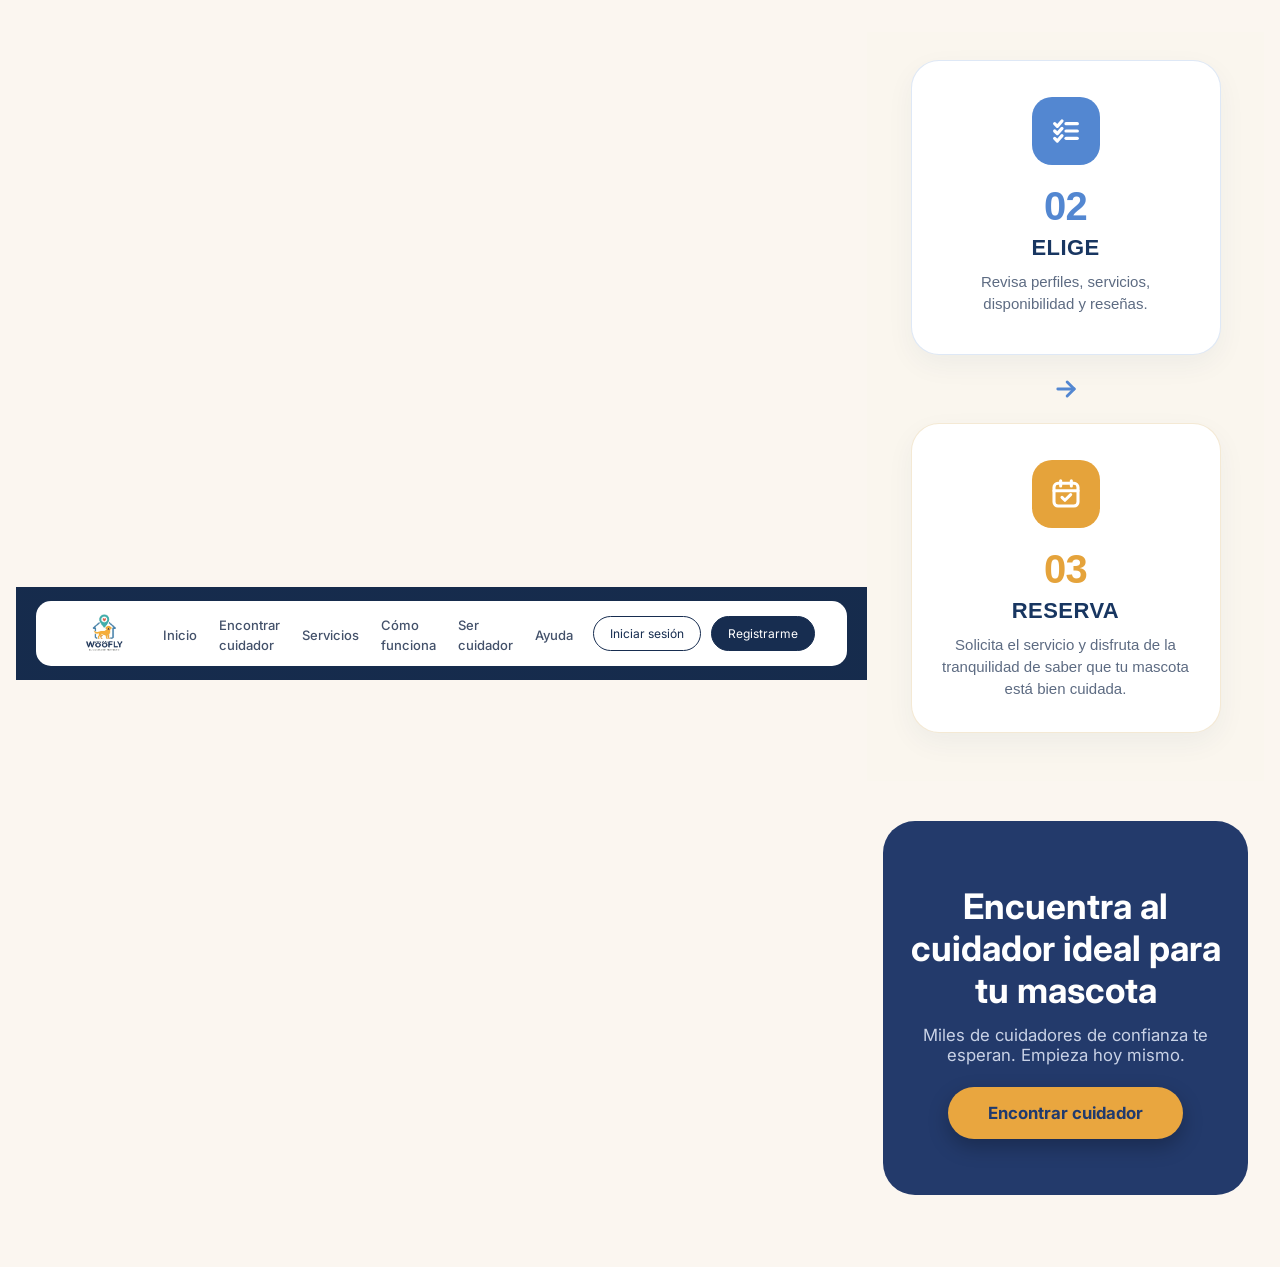
<file: comofunciona.html>
<!DOCTYPE html>
<html lang="es">
<head>
    <meta charset="UTF-8">
    <meta name="viewport" content="width=device-width, initial-scale=1.0">

    <title>Cómo funciona | Woofly</title>

    <link rel="preconnect" href="https://fonts.googleapis.com">
    <link rel="preconnect" href="https://fonts.gstatic.com" crossorigin>

    <link
        href="https://fonts.googleapis.com/css2?family=Inter:wght@400;500;600;700&display=swap"
        rel="stylesheet"
    >

    <!-- Estilos generales y estilos de los pasos -->
    <link rel="stylesheet" href="css/style.css">
    <link rel="stylesheet" href="paso-elige.css">
</head>

<body>

    <!-- W1: MENÚ DE NAVEGACIÓN -->
    <header id="w1" class="header">
        <nav class="navbar">

            <!-- LOGO -->
            <div class="logo">
                <img src="logo-woofly.png" alt="Logo Woofly">
            </div>

            <!-- MENÚ -->
            <ul class="nav-links">
                <li><a href="index.html">Inicio</a></li>
                <li><a href="encontrar.html">Encontrar cuidador</a></li>
                <li><a href="servicios.html">Servicios</a></li>
                <li><a href="comofunciona.html">Cómo funciona</a></li>
                <li><a href="sercuidador.html">Ser cuidador</a></li>
                <li><a href="#">Ayuda</a></li>
            </ul>

            <!-- BOTONES -->
            <div class="nav-buttons">
                <a href="#" class="btn-login">Iniciar sesión</a>
                <a href="#" class="btn-register">Registrarme</a>
            </div>

        </nav>
    </header>


    <main>

        <!-- W02 Y W03: PASOS DE FUNCIONAMIENTO -->
        <section class="steps-section" aria-label="Pasos de funcionamiento">

            <div class="steps-flow">

                <!-- W02: ELIGE -->
                <article class="step-card">

                    <div class="step-card__icon-box" aria-hidden="true">
                        <svg
                            width="32"
                            height="32"
                            viewBox="0 0 24 24"
                            fill="none"
                            stroke="#FFFFFF"
                            stroke-width="2.4"
                            stroke-linecap="round"
                            stroke-linejoin="round"
                        >
                            <polyline points="3.5 6.5 5.5 8.5 9 4.5"></polyline>
                            <line x1="12" y1="6.5" x2="20.5" y2="6.5"></line>

                            <polyline points="3.5 12 5.5 14 9 10"></polyline>
                            <line x1="12" y1="12" x2="20.5" y2="12"></line>

                            <polyline points="3.5 17.5 5.5 19.5 9 15.5"></polyline>
                            <line x1="12" y1="17.5" x2="20.5" y2="17.5"></line>
                        </svg>
                    </div>

                    <span class="step-card__number">02</span>

                    <h3 class="step-card__title">ELIGE</h3>

                    <p class="step-card__description">
                        Revisa perfiles, servicios, disponibilidad y reseñas.
                    </p>

                </article>


                <!-- FLECHA ENTRE LOS PASOS -->
                <div class="step-arrow" aria-hidden="true">
                    <svg
                        width="28"
                        height="28"
                        viewBox="0 0 24 24"
                        fill="none"
                        stroke="currentColor"
                        stroke-width="2.5"
                        stroke-linecap="round"
                        stroke-linejoin="round"
                    >
                        <line x1="5" y1="12" x2="19" y2="12"></line>
                        <polyline points="13 6 19 12 13 18"></polyline>
                    </svg>
                </div>


                <!-- W03: RESERVA -->
                <article class="step-card step-card--reserva">

                    <div
                        class="step-card__icon-box step-card__icon-box--amber"
                        aria-hidden="true"
                    >
                        <svg
                            width="32"
                            height="32"
                            viewBox="0 0 24 24"
                            fill="none"
                            stroke="#FFFFFF"
                            stroke-width="2.3"
                            stroke-linecap="round"
                            stroke-linejoin="round"
                        >
                            <rect x="3" y="4" width="18" height="17" rx="3" ry="3"></rect>
                            <line x1="16" y1="2" x2="16" y2="6"></line>
                            <line x1="8" y1="2" x2="8" y2="6"></line>
                            <line x1="3" y1="9.5" x2="21" y2="9.5"></line>
                            <polyline points="9 14.5 11.2 16.7 15.5 12.5"></polyline>
                        </svg>
                    </div>

                    <span class="step-card__number step-card__number--amber">
                        03
                    </span>

                    <h3 class="step-card__title">RESERVA</h3>

                    <p class="step-card__description">
                        Solicita el servicio y disfruta de la tranquilidad
                        de saber que tu mascota está bien cuidada.
                    </p>

                </article>

            </div>
        </section>


        <!-- W39: LLAMADO A LA ACCIÓN -->
        <section id="w39" class="w39" aria-labelledby="w39-titulo">

            <div class="w39__contenedor">

                <h2 class="w39__titulo" id="w39-titulo">
                    Encuentra al cuidador ideal para tu mascota
                </h2>

                <p class="w39__texto">
                    Miles de cuidadores de confianza te esperan.
                    Empieza hoy mismo.
                </p>

                <a class="w39__boton" href="encontrar.html">
                    Encontrar cuidador
                </a>

            </div>

        </section>

    </main>

</body>
</html>
</file>
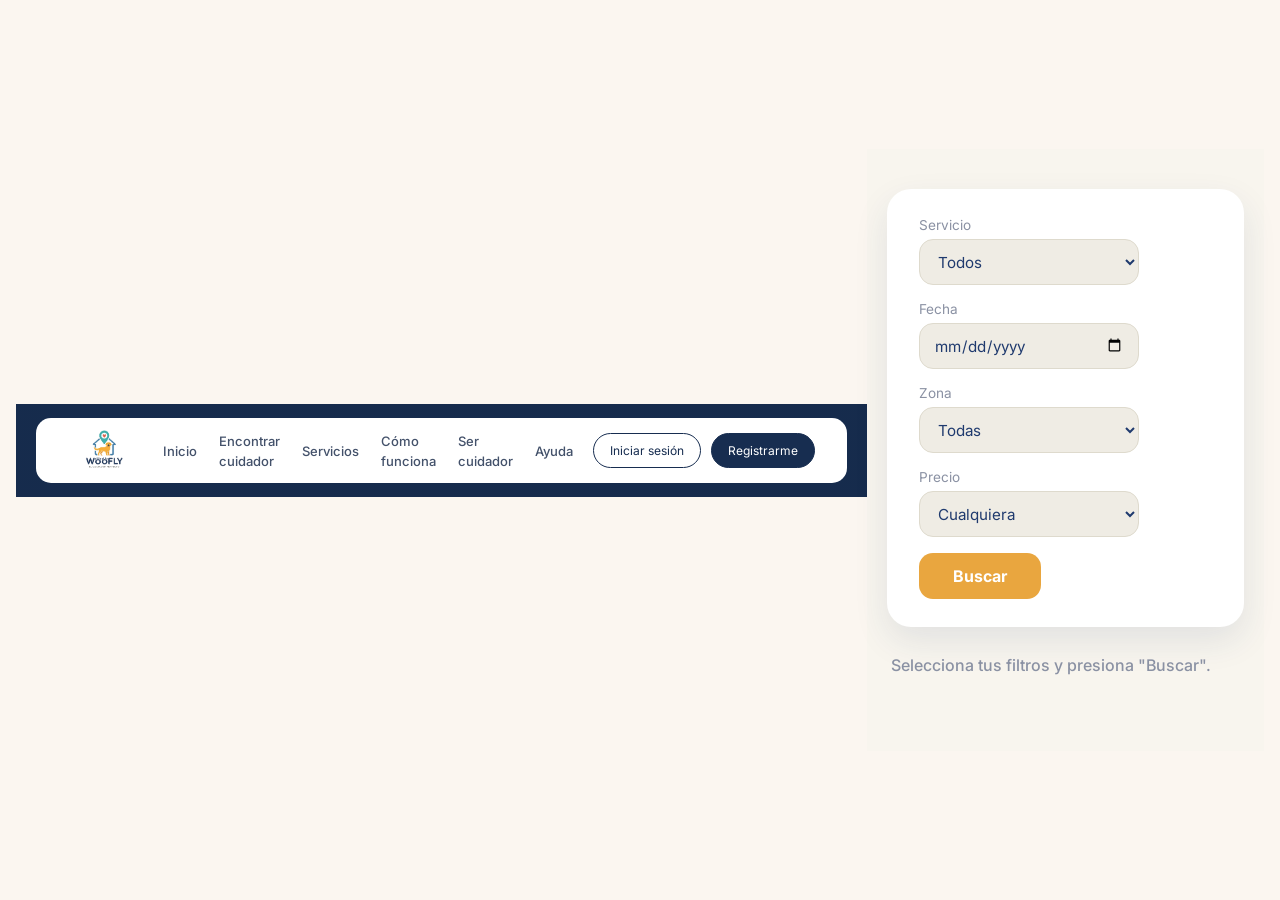
<file: encontrar.html>
<!DOCTYPE html>
<html lang="es">

<head>
  <meta charset="UTF-8">
  <meta name="viewport" content="width=device-width, initial-scale=1.0">

  <title>Encontrar cuidadores | Woofly</title>

  <link rel="preconnect" href="https://fonts.googleapis.com">
  <link rel="preconnect" href="https://fonts.gstatic.com" crossorigin>

  <link href="https://fonts.googleapis.com/css2?family=Inter:wght@400;500;600;700&display=swap" rel="stylesheet">

  <!-- Estilos generales de Woofly -->
  <link rel="stylesheet" href="css/style.css">
  <link rel="stylesheet" href="tarjeta-cuidador.css">
</head>

<body>
   <!-- W1: MENÚ DE NAVEGACIÓN -->
    <header id="w1" class="header">
        <nav class="navbar">

            <!-- LOGO -->
            <div class="logo">
                <img src="logo-woofly.png" alt="Logo Woofly">
            </div>

            <!-- MENÚ DE NAVEGACIÓN -->
            <ul class="nav-links">
                <li><a href="index.html">Inicio</a></li>
                <li><a href="encontrar.html">Encontrar cuidador</a></li>
                <li><a href="servicios.html">Servicios</a></li>
                <li><a href="comofunciona.html">Cómo funciona</a></li>
                <li><a href="sercuidador.html">Ser cuidador</a></li>
                <li><a href="#">Ayuda</a></li>
            </ul>

            <!-- BOTONES -->
            <div class="nav-buttons">
                <a href="#" class="btn-login">Iniciar sesión</a>
                <a href="#" class="btn-register">Registrarme</a>
            </div>

        </nav>
    </header>

  <main>

    <!-- W27 - BUSCADOR DE CUIDADORES -->
    <section id="w27">

      <div class="w27-contenedor">

        <!-- Filtros de búsqueda -->
        <form class="w27-filtros" id="w27-form-filtros">

          <div class="w27-campo">
            <label for="w27-servicio">Servicio</label>

            <select id="w27-servicio" name="servicio">
              <option value="">Todos</option>
              <option value="Paseo">Paseo</option>
              <option value="Cuidado">Cuidado</option>
              <option value="Visita">Visita</option>
            </select>
          </div>

          <div class="w27-campo">
            <label for="w27-fecha">Fecha</label>

            <input
              type="date"
              id="w27-fecha"
              name="fecha"
            >
          </div>

          <div class="w27-campo">
            <label for="w27-zona">Zona</label>

            <select id="w27-zona" name="zona">
              <option value="">Todas</option>
              <option value="Cochabamba">Cochabamba</option>
              <option value="Santa Cruz">Santa Cruz</option>
              <option value="La Paz">La Paz</option>
            </select>
          </div>

          <div class="w27-campo">
            <label for="w27-precio">Precio</label>

            <select id="w27-precio" name="precio">
              <option value="">Cualquiera</option>
              <option value="0-50">Hasta 50 BS</option>
              <option value="50-100">50-100 BS</option>
              <option value="100-150">100-150 BS</option>
              <option value="150-9999">Más de 150 BS</option>
            </select>
          </div>

          <button
            type="submit"
            class="w27-boton-buscar"
          >
            Buscar
          </button>

        </form>

        <!-- Resultados de búsqueda -->
        <div class="w27-resultados-contenedor" aria-live="polite">

          <p class="w27-contador" id="w27-contador">
            Selecciona tus filtros y presiona "Buscar".
          </p>

          <div
            class="w27-resultados"
            id="w27-resultados"
          ></div>

        </div>

      </div>

    </section>
    <!-- FIN W27 -->

  </main>

  <!-- JavaScript del buscador -->
  <script src="js/script.js" defer></script>

</body>
</html>
</file>
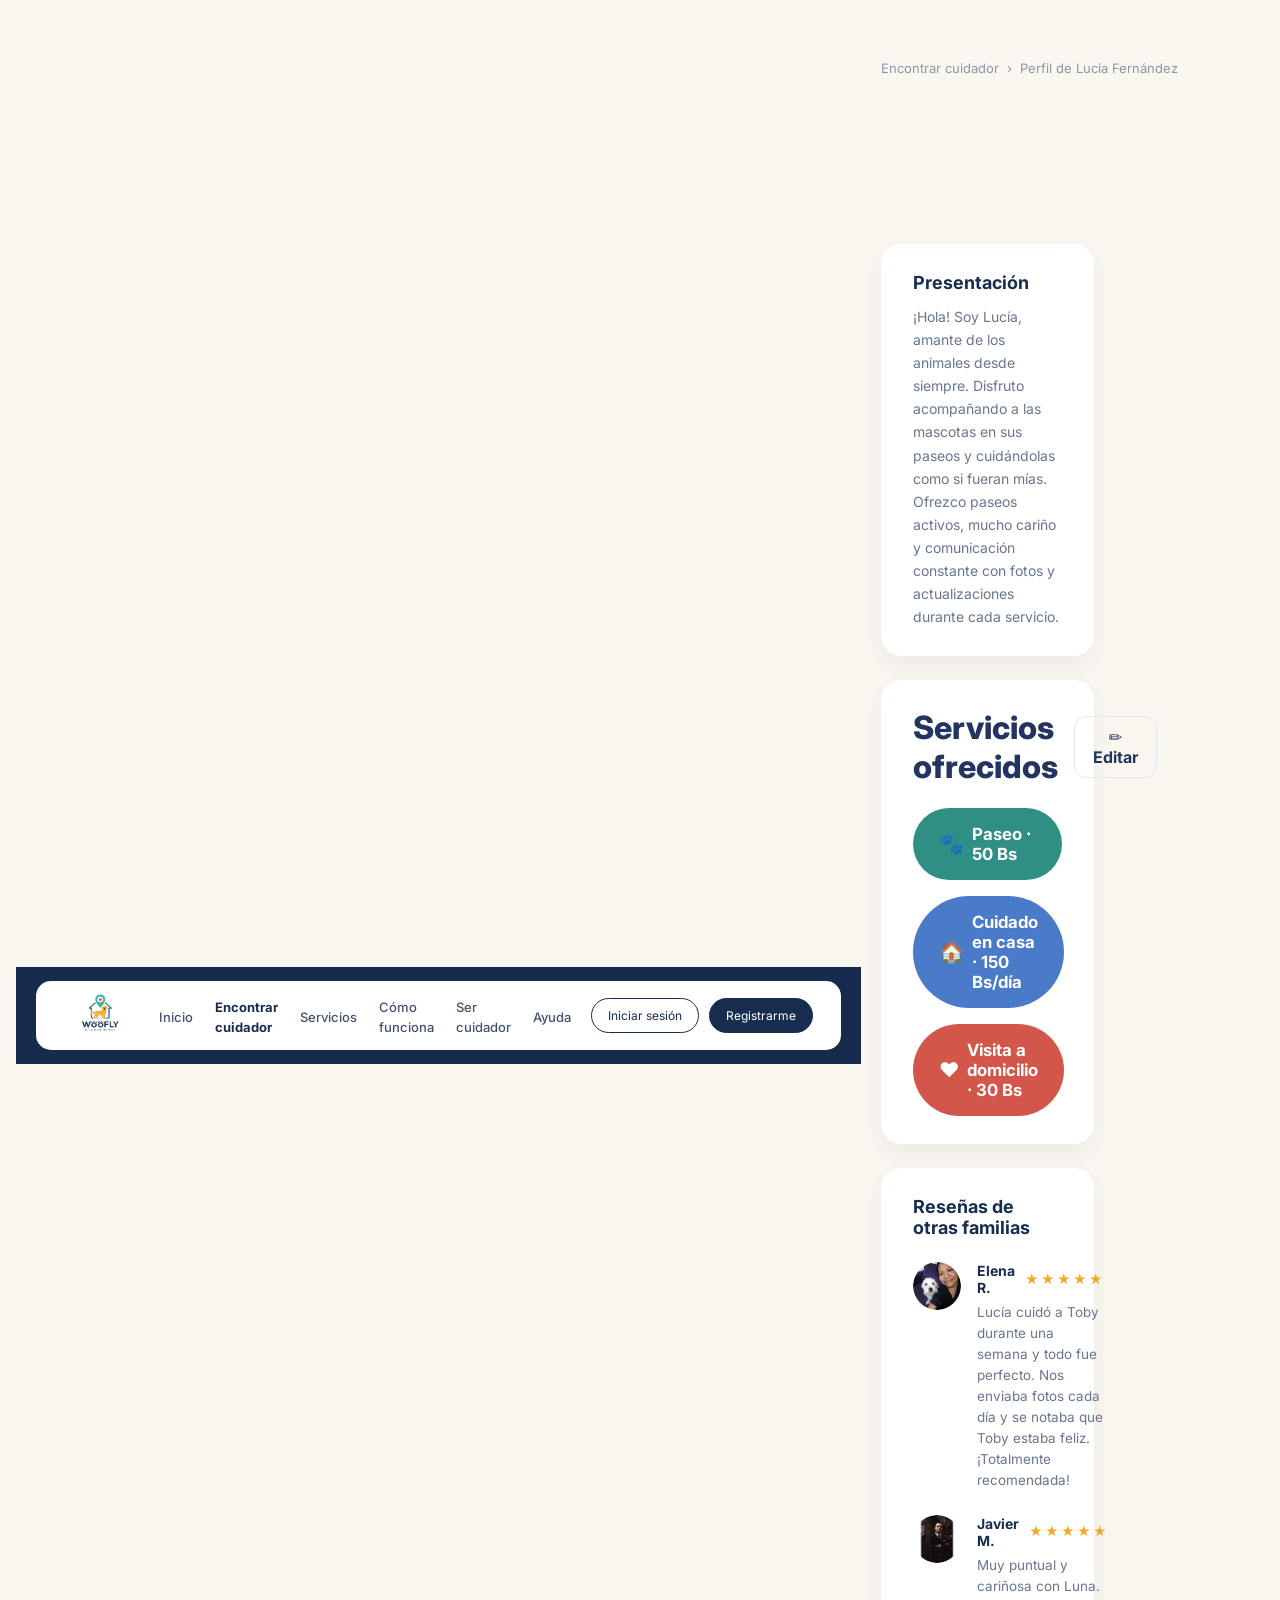
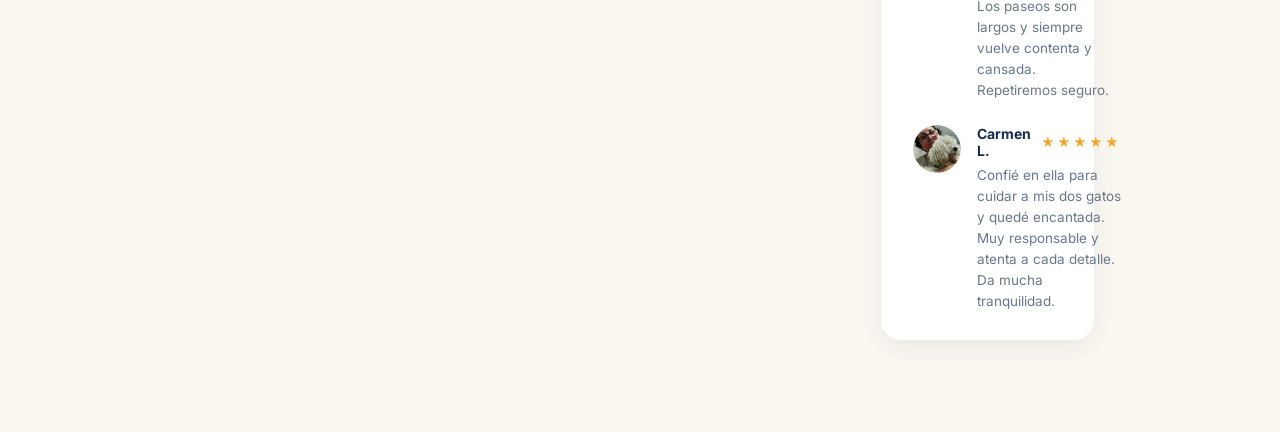
<file: perfil-cuidador.html>
<!DOCTYPE html>
<html lang="es">
<head>
    <meta charset="UTF-8">
    <meta name="viewport" content="width=device-width, initial-scale=1.0">
    <title>Perfil de Lucía Fernández - Woofly</title>
    <link href="https://fonts.googleapis.com/css2?family=Inter:wght@400;500;600;700;800&display=swap" rel="stylesheet">
    <link rel="stylesheet" href="css/style.css">
    <link rel="stylesheet" href="styles.css">
</head>
<body>

    <!-- W1: MENÚ DE NAVEGACIÓN -->
    <header id="w1" class="header">
        <nav class="navbar">

            <!-- LOGO -->
            <div class="logo">
                <a href="index.html">
                    <img src="logo-woofly.png" alt="Logo Woofly">
                </a>
            </div>

            <!-- MENÚ DE NAVEGACIÓN -->
            <ul class="nav-links">
                <li><a href="index.html">Inicio</a></li>
                <li><a href="index.html#w11" class="active">Encontrar cuidador</a></li>
                <li><a href="index.html#w6">Servicios</a></li>
                <li><a href="comofunciona.html">Cómo funciona</a></li>
                <li><a href="#">Ser cuidador</a></li>
                <li><a href="#">Ayuda</a></li>
            </ul>

            <!-- BOTONES -->
            <div class="nav-buttons">
                <a href="#" class="btn-login">Iniciar sesión</a>
                <a href="#" class="btn-register">Registrarme</a>
            </div>

        </nav>
    </header>

    <main class="perfil-contenedor">

        <!-- RUTA DE NAVEGACIÓN -->
        <nav class="perfil-ruta" aria-label="Ruta de navegación">
            <a href="index.html">Encontrar cuidador</a>
            <span>›</span>
            <span>Perfil de Lucía Fernández</span>
        </nav>

        <!-- DISEÑO EN DOS COLUMNAS SEGÚN FIGMA -->
        <div class="perfil-grid">

            <!-- COLUMNA IZQUIERDA -->
            <div class="perfil-columna-izq">

                <!-- ESPACIO RESERVADO: CABECERA DE LUCÍA FERNÁNDEZ -->
                <div class="perfil-espacio-cabecera"></div>

                <!-- W19: PRESENTACIÓN (RAQUEL) -->
                <section id="w19" class="w19-tarjeta">
                    <h2>Presentación</h2>
                    <p>
                        ¡Hola! Soy Lucía, amante de los animales desde siempre. Disfruto acompañando a las mascotas en sus paseos y cuidándolas como si fueran mías. Ofrezco paseos activos, mucho cariño y comunicación constante con fotos y actualizaciones durante cada servicio.
                    </p>
                </section>

                <!-- W21: SERVICIOS OFRECIDOS (COMPAÑERA) -->
                <section id="w21">
                    <div class="w21-card">
                        <div class="w21-cabecera">
                            <h1>Servicios ofrecidos</h1>
                            <button class="w21-btn w21-btn-sec" type="button" id="w21-abrir">
                                ✏️ Editar
                            </button>
                        </div>
                        <ul class="w21-servicios" id="w21-servicios"></ul>
                    </div>

                    <dialog id="w21-ventana" aria-labelledby="w21-titulo-ventana">
                        <div class="w21-modal">
                            <div class="w21-modal-cab">
                                <h2 id="w21-titulo-ventana">Editar servicios</h2>
                                <button class="w21-btn w21-btn-sec w21-cerrar" type="button" id="w21-cerrar" aria-label="Cerrar">✕</button>
                            </div>

                            <form class="w21-formulario" id="w21-formulario" novalidate>
                                <label class="w21-campo">
                                    Icono
                                    <select id="w21-icono">
                                        <option>🐾</option>
                                        <option>🏠</option>
                                        <option>❤️</option>
                                        <option>🦮</option>
                                        <option>🐕</option>
                                        <option>🐈</option>
                                        <option>🛁</option>
                                        <option>✂️</option>
                                        <option>🚗</option>
                                        <option>🩺</option>
                                    </select>
                                </label>

                                <label class="w21-campo w21-nombre-campo">
                                    Nombre del servicio
                                    <input id="w21-nombre" type="text" maxlength="40" placeholder="Ej.: Baño y corte">
                                </label>

                                <label class="w21-campo">
                                    Precio (Bs)
                                    <input id="w21-precio" type="number" min="0" step="any" placeholder="0">
                                </label>

                                <label class="w21-campo">
                                    Cobro
                                    <select id="w21-unidad">
                                        <option value="">Por servicio</option>
                                        <option value="/día">Por día</option>
                                        <option value="/hora">Por hora</option>
                                    </select>
                                </label>

                                <p class="w21-error" id="w21-error" role="alert"></p>

                                <div class="w21-acciones">
                                    <button class="w21-btn" type="submit" id="w21-guardar">Añadir servicio</button>
                                    <button class="w21-btn w21-btn-sec" type="button" id="w21-cancelar" hidden>Cancelar edición</button>
                                </div>
                            </form>

                            <ul class="w21-lista" id="w21-lista"></ul>

                            <div class="w21-modal-pie">
                                <button class="w21-btn w21-btn-sec w21-pequeno" type="button" id="w21-restaurar">Restaurar servicios iniciales</button>
                                <button class="w21-btn" type="button" id="w21-listo">Listo</button>
                            </div>
                        </div>
                    </dialog>
                </section>

                <!-- W25: RESEÑAS DE OTRAS FAMILIAS (RAQUEL) -->
                <section id="w25" class="w25-tarjeta">
                    <h2>Reseñas de otras familias</h2>

                    <div class="w25-lista">
                        <article class="w25-item">
                            <img src="resena-elena.png" alt="Foto de Elena R." class="w25-avatar">
                            <div class="w25-contenido">
                                <div class="w25-cabecera">
                                    <h3>Elena R.</h3>
                                    <span class="w25-estrellas" aria-label="5 de 5 estrellas">★★★★★</span>
                                </div>
                                <p>
                                    Lucía cuidó a Toby durante una semana y todo fue perfecto. Nos enviaba fotos cada día y se notaba que Toby estaba feliz. ¡Totalmente recomendada!
                                </p>
                            </div>
                        </article>

                        <article class="w25-item">
                            <img src="resena-javier.png" alt="Foto de Javier M." class="w25-avatar">
                            <div class="w25-contenido">
                                <div class="w25-cabecera">
                                    <h3>Javier M.</h3>
                                    <span class="w25-estrellas" aria-label="5 de 5 estrellas">★★★★★</span>
                                </div>
                                <p>
                                    Muy puntual y cariñosa con Luna. Los paseos son largos y siempre vuelve contenta y cansada. Repetiremos seguro.
                                </p>
                            </div>
                        </article>

                        <article class="w25-item">
                            <img src="resena-carmen.png" alt="Foto de Carmen L." class="w25-avatar">
                            <div class="w25-contenido">
                                <div class="w25-cabecera">
                                    <h3>Carmen L.</h3>
                                    <span class="w25-estrellas" aria-label="5 de 5 estrellas">★★★★★</span>
                                </div>
                                <p>
                                    Confié en ella para cuidar a mis dos gatos y quedé encantada. Muy responsable y atenta a cada detalle. Da mucha tranquilidad.
                                </p>
                            </div>
                        </article>
                    </div>
                </section>

            </div>

            <!-- COLUMNA DERECHA (ESPACIO RESERVADO PARA SOLICITAR SERVICIO) -->
            <aside class="perfil-columna-der">
                <div class="perfil-espacio-reserva"></div>
            </aside>

        </div>
    </main>

    <script src="js/script.js"></script>
</body>
</html>
</file>
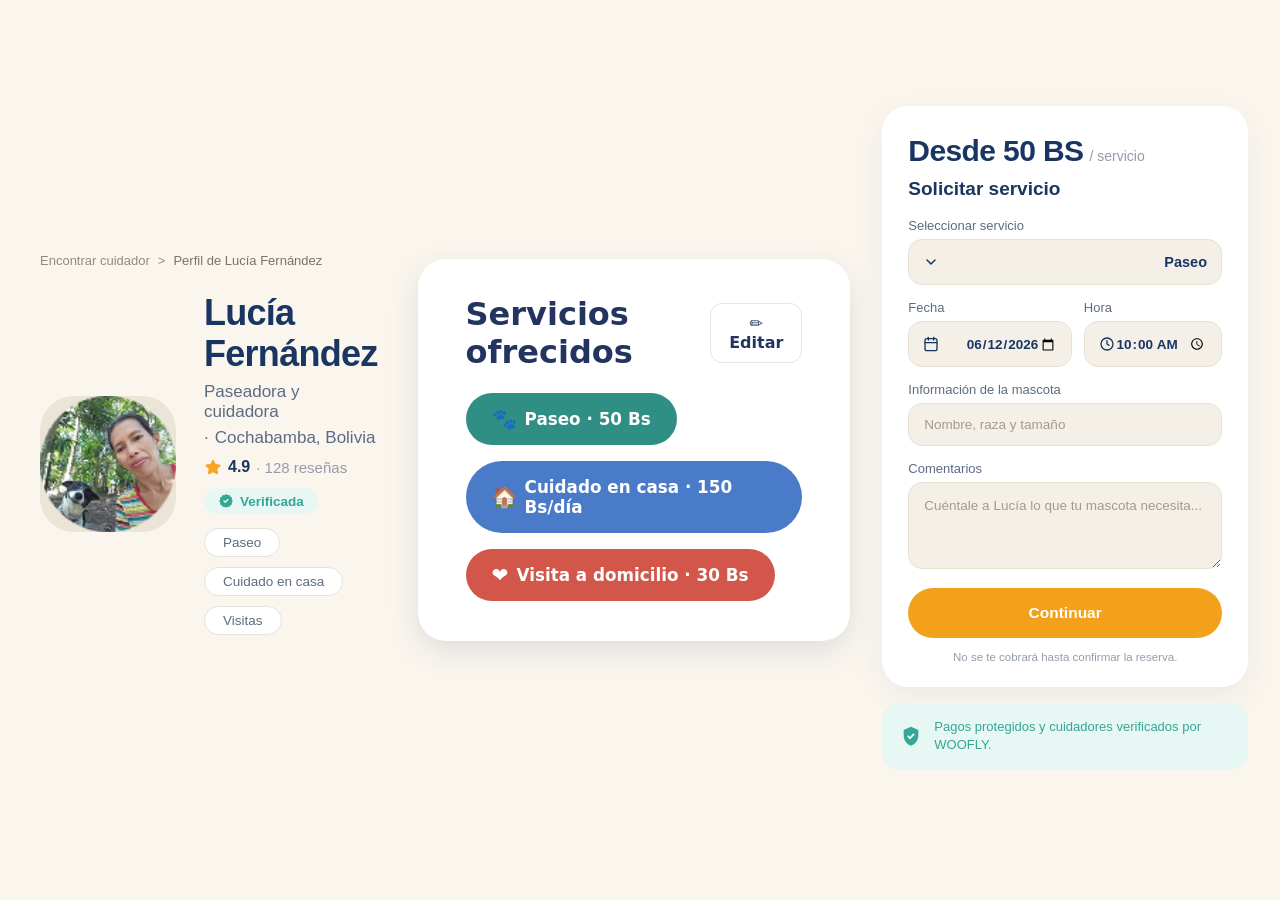
<file: perfil.html>
<!DOCTYPE html>
<html lang="es">
<head>
    <meta charset="UTF-8">
    <meta name="viewport" content="width=device-width, initial-scale=1.0">
    <title>Servicios ofrecidos</title>

   <link rel="stylesheet" href="css/style.css">
    <link rel="stylesheet" href="perfil-cuidador.css">
    <link rel="stylesheet" href="solicitar-servicio.css">
</head>

<body>
<main class="woofly-profile-wrapper">
      <div class="woofly-container">
        <nav class="woofly-breadcrumb" aria-label="Ruta de navegación">
          <a href="encontrar.html" class="woofly-breadcrumb__link">Encontrar cuidador</a>
          <span class="woofly-breadcrumb__separator" aria-hidden="true">&gt;</span>
          <span class="woofly-breadcrumb__current">Perfil de Lucía Fernández</span>
        </nav>

        <section class="caregiver-header" aria-labelledby="caregiver-name">
          <div class="caregiver-header__avatar-box">
            <img
              src="lucia-fernandez.png"
              alt="Foto de perfil de Lucía Fernández"
              class="caregiver-header__avatar"
            />
          </div>

          <div class="caregiver-header__info">
            <h1 id="caregiver-name" class="caregiver-header__name">Lucía Fernández</h1>

            <p class="caregiver-header__subtitle">
              <span>Paseadora y cuidadora</span>
              <span class="caregiver-header__dot" aria-hidden="true">&middot;</span>
              <span>Cochabamba, Bolivia</span>
            </p>

            <div class="caregiver-header__meta">
              <div class="caregiver-header__rating">
                <svg width="18" height="18" viewBox="0 0 24 24" fill="#F5A623" aria-hidden="true">
                  <path d="M12 2.25c.43 0 .82.24 1.01.62l2.53 5.13 5.66.82c.42.06.77.36.9.76.13.4.02.84-.28 1.14l-4.1 3.99.97 5.64c.07.42-.1.84-.44 1.09-.34.25-.79.28-1.17.08L12 18.86l-5.06 2.66c-.38.2-.83.17-1.17-.08-.34-.25-.51-.67-.44-1.09l.97-5.64-4.1-3.99a1.12 1.12 0 0 1-.28-1.14c.13-.4.48-.7.9-.76l5.66-.82 2.53-5.13c.19-.38.58-.62 1.01-.62z" />
                </svg>
                <span class="caregiver-header__score">4.9</span>
                <span class="caregiver-header__reviews">&middot; 128 reseñas</span>
              </div>

              <span class="caregiver-header__verified-badge">
                <svg width="16" height="16" viewBox="0 0 24 24" fill="#35A795" aria-hidden="true">
                  <path d="M12 1.5l2.35 1.54 2.8-.18 1.24 2.51 2.51 1.24-.18 2.8L22.26 12l-1.54 2.35.18 2.8-2.51 1.24-1.24 2.51-2.8-.18L12 22.26l-2.35-1.54-2.8.18-1.24-2.51-2.51-1.24.18-2.8L1.74 12l1.54-2.35-.18-2.8 2.51-1.24 1.24-2.51 2.8.18L12 1.5zm-1.15 13.78l5.3-5.3-1.41-1.42-3.89 3.89-1.79-1.79-1.41 1.41 3.2 3.21z" />
                </svg>
                Verificada
              </span>
            </div>

            <ul class="caregiver-header__services" aria-label="Servicios ofrecidos">
              <li class="caregiver-header__service-tag">Paseo</li>
              <li class="caregiver-header__service-tag">Cuidado en casa</li>
              <li class="caregiver-header__service-tag">Visitas</li>
            </ul>
          </div>
        </section>
      </div>
    </main>
    <!-- SECCIÓN 21: SERVICIOS OFRECIDOS -->
    <section id="w21">

        <div class="w21-card">

            <div class="w21-cabecera">
                <h1>Servicios ofrecidos</h1>

                <button class="w21-btn w21-btn-sec" type="button" id="w21-abrir">
                    ✏️ Editar
                </button>
            </div>

            <ul class="w21-servicios" id="w21-servicios"></ul>

        </div>

        <dialog id="w21-ventana" aria-labelledby="w21-titulo-ventana">

            <div class="w21-modal">

                <div class="w21-modal-cab">
                    <h2 id="w21-titulo-ventana">Editar servicios</h2>

                    <button class="w21-btn w21-btn-sec w21-cerrar"
                            type="button"
                            id="w21-cerrar"
                            aria-label="Cerrar">
                        ✕
                    </button>
                </div>

                <form class="w21-formulario" id="w21-formulario" novalidate>

                    <label class="w21-campo">
                        Icono
                        <select id="w21-icono">
                            <option>🐾</option>
                            <option>🏠</option>
                            <option>❤️</option>
                            <option>🦮</option>
                            <option>🐕</option>
                            <option>🐈</option>
                            <option>🛁</option>
                            <option>✂️</option>
                            <option>🚗</option>
                            <option>🩺</option>
                        </select>
                    </label>

                    <label class="w21-campo w21-nombre-campo">
                        Nombre del servicio
                        <input id="w21-nombre" type="text" maxlength="40"
                               placeholder="Ej.: Baño y corte">
                    </label>

                    <label class="w21-campo">
                        Precio (Bs)
                        <input id="w21-precio" type="number" min="0"
                               step="any" placeholder="0">
                    </label>

                    <label class="w21-campo">
                        Cobro
                        <select id="w21-unidad">
                            <option value="">Por servicio</option>
                            <option value="/día">Por día</option>
                            <option value="/hora">Por hora</option>
                        </select>
                    </label>

                    <p class="w21-error" id="w21-error" role="alert"></p>

                    <div class="w21-acciones">
                        <button class="w21-btn" type="submit" id="w21-guardar">
                            Añadir servicio
                        </button>

                        <button class="w21-btn w21-btn-sec"
                                type="button" id="w21-cancelar" hidden>
                            Cancelar edición
                        </button>
                    </div>

                </form>

                <ul class="w21-lista" id="w21-lista"></ul>

                <div class="w21-modal-pie">
                    <button class="w21-btn w21-btn-sec w21-pequeno"
                            type="button" id="w21-restaurar">
                        Restaurar servicios iniciales
                    </button>

                    <button class="w21-btn" type="button" id="w21-listo">
                        Listo
                    </button>
                </div>

            </div>
        </dialog>

    </section>
<!-- SECCIÓN 24: SOLICITAR SERVICIO -->
    <aside id="w24" class="w24-wrapper" aria-labelledby="w24-title">
      <div class="w24-card">
        <div class="w24-price-row">
          <span class="w24-price">Desde 50 BS</span>
          <span class="w24-price-unit">/ servicio</span>
        </div>

        <h2 id="w24-title" class="w24-title">Solicitar servicio</h2>

        <form class="w24-form" action="#" method="post">
          <div class="w24-field">
            <label for="w24-servicio" class="w24-label">Seleccionar servicio</label>
            <div class="w24-select-box">
              <svg
                class="w24-field-icon"
                width="16"
                height="16"
                viewBox="0 0 24 24"
                fill="none"
                stroke="#183661"
                stroke-width="2.2"
                stroke-linecap="round"
                stroke-linejoin="round"
                aria-hidden="true"
              >
                <polyline points="6 9 12 15 18 9"></polyline>
              </svg>
              <select id="w24-servicio" name="servicio" class="w24-select">
                <option value="paseo" selected>Paseo</option>
                <option value="cuidado">Cuidado en casa</option>
                <option value="visitas">Visitas</option>
              </select>
            </div>
          </div>

          <div class="w24-row-2col">
            <div class="w24-field">
              <label for="w24-fecha" class="w24-label">Fecha</label>
              <div class="w24-input-box">
                <svg
                  class="w24-field-icon"
                  width="16"
                  height="16"
                  viewBox="0 0 24 24"
                  fill="none"
                  stroke="#183661"
                  stroke-width="2"
                  stroke-linecap="round"
                  stroke-linejoin="round"
                  aria-hidden="true"
                >
                  <rect x="3" y="4" width="18" height="18" rx="3" ry="3"></rect>
                  <line x1="16" y1="2" x2="16" y2="6"></line>
                  <line x1="8" y1="2" x2="8" y2="6"></line>
                  <line x1="3" y1="10" x2="21" y2="10"></line>
                </svg>
                <input
                  type="date"
                  id="w24-fecha"
                  name="fecha"
                  value="2026-06-12"
                  class="w24-input w24-input--right"
                />
              </div>
            </div>

            <div class="w24-field">
              <label for="w24-hora" class="w24-label">Hora</label>
              <div class="w24-input-box">
                <svg
                  class="w24-field-icon"
                  width="16"
                  height="16"
                  viewBox="0 0 24 24"
                  fill="none"
                  stroke="#183661"
                  stroke-width="2"
                  stroke-linecap="round"
                  stroke-linejoin="round"
                  aria-hidden="true"
                >
                  <circle cx="12" cy="12" r="9"></circle>
                  <polyline points="12 7 12 12 15 14"></polyline>
                </svg>
                <input
                  type="time"
                  id="w24-hora"
                  name="hora"
                  value="10:00"
                  class="w24-input w24-input--right"
                />
              </div>
            </div>
          </div>

          <div class="w24-field">
            <label for="w24-mascota" class="w24-label">Información de la mascota</label>
            <input
              type="text"
              id="w24-mascota"
              name="mascota"
              placeholder="Nombre, raza y tamaño"
              class="w24-text-input"
            />
          </div>

          <div class="w24-field">
            <label for="w24-comentarios" class="w24-label">Comentarios</label>
            <textarea
              id="w24-comentarios"
              name="comentarios"
              rows="3"
              placeholder="Cuéntale a Lucía lo que tu mascota necesita..."
              class="w24-textarea"
            ></textarea>
          </div>

          <button type="submit" class="w24-submit-btn">Continuar</button>

          <p class="w24-disclaimer">No se te cobrará hasta confirmar la reserva.</p>
        </form>
      </div>

      <div class="w24-trust-card" role="note">
        <svg
          class="w24-trust-icon"
          width="22"
          height="22"
          viewBox="0 0 24 24"
          fill="#35A795"
          aria-hidden="true"
        >
          <path d="M12 2L4 5.5v6.09c0 5.05 3.41 9.76 8 10.91 4.59-1.15 8-5.86 8-10.91V5.5L12 2zm-1.15 13.78l-3.2-3.21 1.41-1.41 1.79 1.79 3.89-3.89 1.41 1.42-5.3 5.3z" />
        </svg>
        <p class="w24-trust-text">
          Pagos protegidos y cuidadores verificados por WOOFLY.
        </p>
      </div>
    </aside>
   <script src="js/script.js"></script>

</body>
</html>
</file>
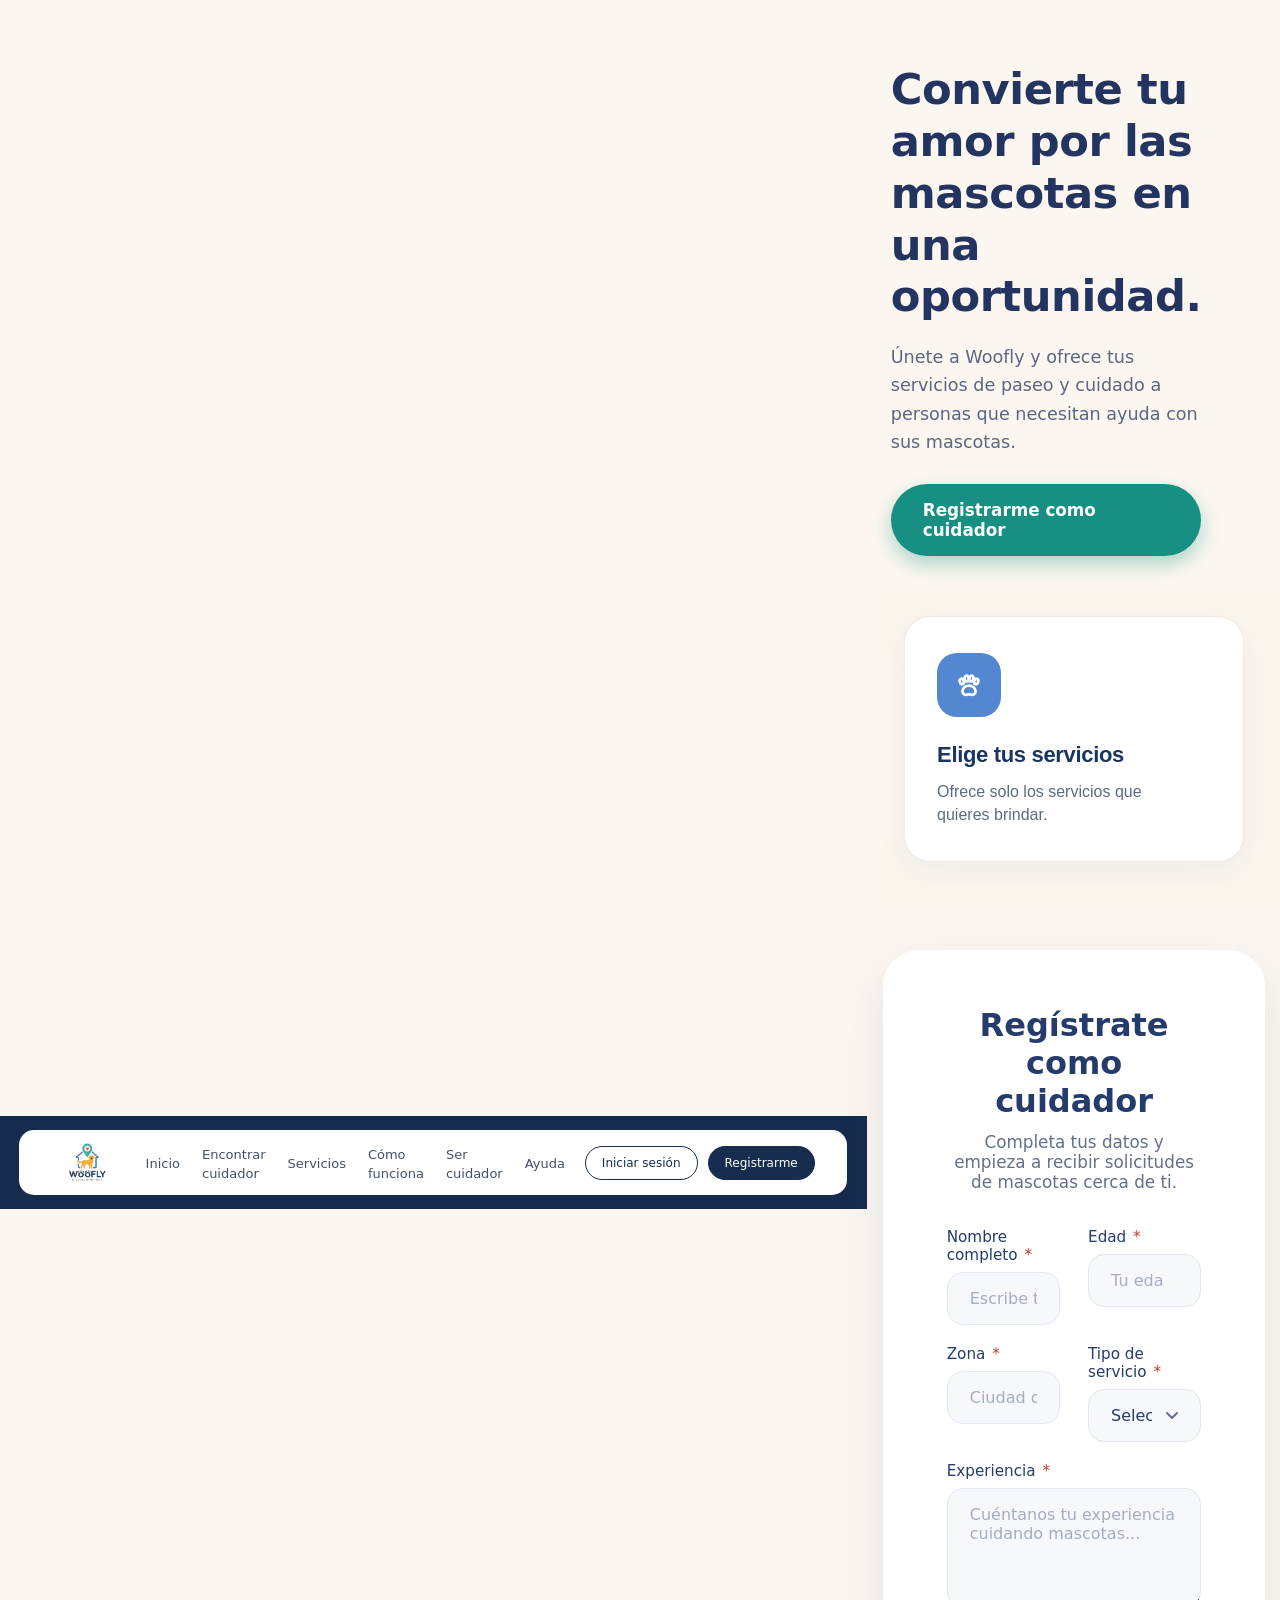
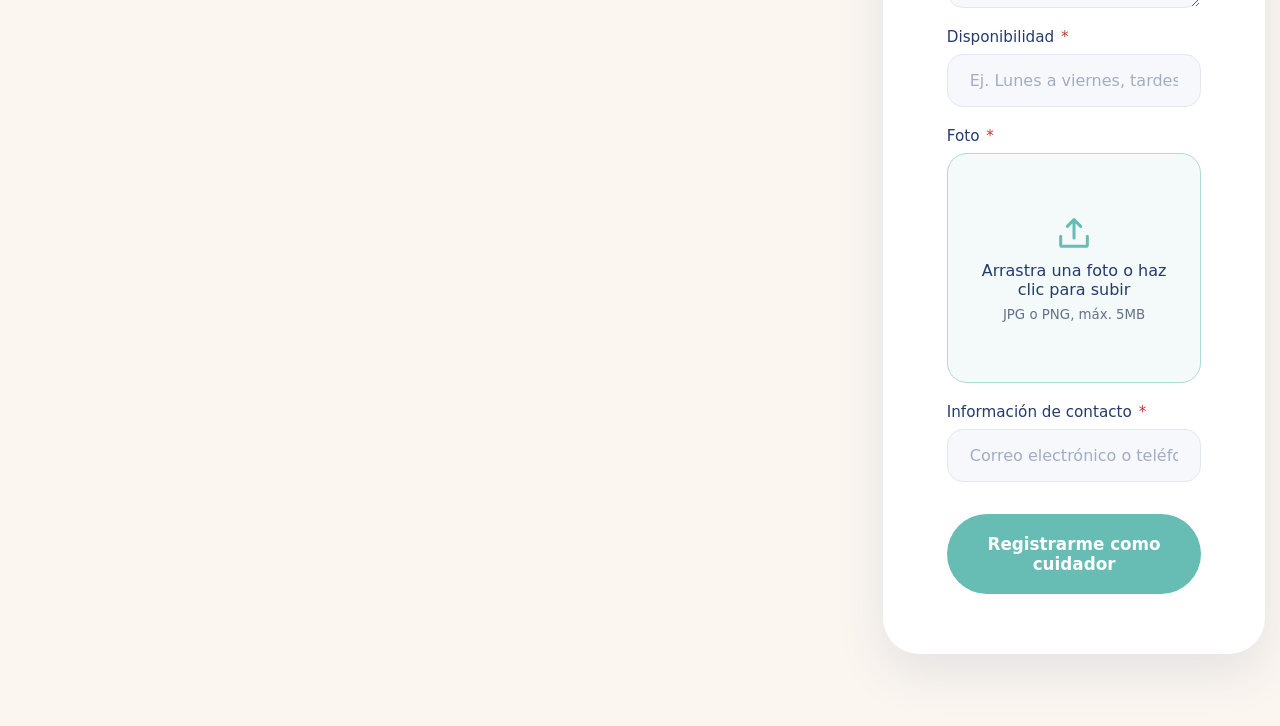
<file: sercuidador.html>
<!DOCTYPE html>
<html lang="es">

<head>
    <meta charset="UTF-8">
    <meta name="viewport" content="width=device-width, initial-scale=1, viewport-fit=cover">

    <title>Ser cuidador | Woofly</title>

    <link rel="stylesheet" href="css/style.css">
    <script src="js/script.js" defer></script>
    <link rel="stylesheet" href="elige-servicios.css">
</head>

<body>
    <!-- W1: MENÚ DE NAVEGACIÓN -->
    <header id="w1" class="header">
        <nav class="navbar">

            <!-- LOGO -->
            <div class="logo">
                <img src="logo-woofly.png" alt="Logo Woofly">
            </div>

            <!-- MENÚ DE NAVEGACIÓN -->
            <ul class="nav-links">
                <li><a href="index.html">Inicio</a></li>
                <li><a href="encontrar.html">Encontrar cuidador</a></li>
                <li><a href="servicios.html">Servicios</a></li>
                <li><a href="comofunciona.html">Cómo funciona</a></li>
                <li><a href="sercuidador.html">Ser cuidador</a></li>
                <li><a href="#">Ayuda</a></li>
            </ul>

            <!-- BOTONES -->
            <div class="nav-buttons">
                <a href="#" class="btn-login">Iniciar sesión</a>
                <a href="#" class="btn-register">Registrarme</a>
            </div>

        </nav>
    </header>



</a>

    <main>

        <!-- =================================
             W45 - ENCABEZADO SER CUIDADOR
        ================================== -->

        <section id="w45">

            <div class="w45-encabezado">

                <div class="w45-texto">

                    <h1>
                        Convierte tu amor por las mascotas en una oportunidad.
                    </h1>

                    <p>
                        Únete a Woofly y ofrece tus servicios de paseo y cuidado
                        a personas que necesitan ayuda con sus mascotas.
                    </p>

                    <a class="w45-boton" href="#w51">
                        Registrarme como cuidador
                    </a>

                </div>

                <div class="w45-imagen">

                    <img
                        src="sercuidadorencabezado.jpg"
                        alt="Una cuidadora sentada en un bosque abraza a dos perros"
                    >

                </div>


            </div>

        </section>

<!-- SECCIÓN: ELIGE TUS SERVICIOS -->
<section
    class="caregiver-perks-section"
    aria-label="Servicios que puede ofrecer el cuidador"
>

    <div class="caregiver-perks-container">

        <article class="service-choice-card">

            <!-- Ícono de patita de mascota -->
            <div
                class="service-choice-card__icon-box"
                aria-hidden="true"
            >

                <svg
                    width="30"
                    height="30"
                    viewBox="0 0 24 24"
                    fill="none"
                    stroke="#FFFFFF"
                    stroke-width="2.2"
                    stroke-linecap="round"
                    stroke-linejoin="round"
                >

                    <!-- Almohadilla principal -->
                    <path
                        d="M12 12.5c-2.6 0-4.8 1.8-5.2 4.1-.3 1.7 1 3.2 2.7 3.2.9 0 1.7-.4 2.5-.4s1.6.4 2.5.4c1.7 0 3-1.5 2.7-3.2-.4-2.3-2.6-4.1-5.2-4.1z"
                    />

                    <!-- Dedos superiores -->
                    <ellipse
                        cx="6.2"
                        cy="9.2"
                        rx="1.6"
                        ry="2.2"
                        transform="rotate(-15 6.2 9.2)"
                    />

                    <ellipse
                        cx="10.1"
                        cy="6.8"
                        rx="1.6"
                        ry="2.3"
                        transform="rotate(-6 10.1 6.8)"
                    />

                    <ellipse
                        cx="13.9"
                        cy="6.8"
                        rx="1.6"
                        ry="2.3"
                        transform="rotate(6 13.9 6.8)"
                    />

                    <ellipse
                        cx="17.8"
                        cy="9.2"
                        rx="1.6"
                        ry="2.2"
                        transform="rotate(15 17.8 9.2)"
                    />

                </svg>

            </div>

            <!-- Título -->
            <h3 class="service-choice-card__title">
                Elige tus servicios
            </h3>

            <!-- Descripción -->
            <p class="service-choice-card__description">
                Ofrece solo los servicios que quieres brindar.
            </p>

        </article>

    </div>

</section>


        <!-- =================================
             W51 - FORMULARIO DE REGISTRO
        ================================== -->

        <section id="w51">

            <div class="w51-tarjeta">

                <h1>Regístrate como cuidador</h1>

                <p class="w51-intro">
                    Completa tus datos y empieza a recibir solicitudes de mascotas cerca de ti.
                </p>

                <form id="w51-formulario" novalidate>

                    <div class="w51-rejilla">

                        <!-- Nombre completo -->

                        <div class="w51-campo">

                            <label for="w51-nombre">
                                Nombre completo
                                <span class="w51-req" aria-hidden="true">*</span>
                            </label>

                            <input
                                type="text"
                                id="w51-nombre"
                                name="nombre"
                                placeholder="Escribe tu nombre"
                                autocomplete="name"
                                required
                            >

                            <span class="w51-msg-error"></span>

                        </div>


                        <!-- Edad -->

                        <div class="w51-campo">

                            <label for="w51-edad">
                                Edad
                                <span class="w51-req" aria-hidden="true">*</span>
                            </label>

                            <input
                                type="number"
                                id="w51-edad"
                                name="edad"
                                placeholder="Tu edad"
                                min="18"
                                max="99"
                                inputmode="numeric"
                                required
                            >

                            <span class="w51-msg-error"></span>

                        </div>


                        <!-- Zona -->

                        <div class="w51-campo">

                            <label for="w51-zona">
                                Zona
                                <span class="w51-req" aria-hidden="true">*</span>
                            </label>

                            <input
                                type="text"
                                id="w51-zona"
                                name="zona"
                                placeholder="Ciudad o barrio"
                                required
                            >

                            <span class="w51-msg-error"></span>

                        </div>


                        <!-- Tipo de servicio -->

                        <div class="w51-campo">

                            <label for="w51-servicio">
                                Tipo de servicio
                                <span class="w51-req" aria-hidden="true">*</span>
                            </label>

                            <select id="w51-servicio" name="servicio" required>

                                <option value="" disabled selected>
                                    Selecciona un servicio
                                </option>

                                <option>Paseo de perros</option>
                                <option>Cuidado en casa del cuidador</option>
                                <option>Cuidado en casa del dueño</option>
                                <option>Guardería de día</option>
                                <option>Visitas a domicilio</option>

                            </select>

                            <span class="w51-msg-error"></span>

                        </div>


                        <!-- Experiencia -->

                        <div class="w51-campo w51-completo">

                            <label for="w51-experiencia">
                                Experiencia
                                <span class="w51-req" aria-hidden="true">*</span>
                            </label>

                            <textarea
                                id="w51-experiencia"
                                name="experiencia"
                                placeholder="Cuéntanos tu experiencia cuidando mascotas..."
                                required
                            ></textarea>

                            <span class="w51-msg-error"></span>

                        </div>


                        <!-- Disponibilidad -->

                        <div class="w51-campo w51-completo">

                            <label for="w51-disponibilidad">
                                Disponibilidad
                                <span class="w51-req" aria-hidden="true">*</span>
                            </label>

                            <input
                                type="text"
                                id="w51-disponibilidad"
                                name="disponibilidad"
                                placeholder="Ej. Lunes a viernes, tardes"
                                required
                            >

                            <span class="w51-msg-error"></span>

                        </div>


                        <!-- Fotografía -->

                        <div class="w51-campo w51-completo">

                            <span class="w51-etiqueta" id="w51-lbl-foto">
                                Foto
                                <span class="w51-req" aria-hidden="true">*</span>
                            </span>

                            <div class="w51-subida" id="w51-zona-foto">

                                <input
                                    type="file"
                                    id="w51-foto"
                                    name="foto"
                                    accept="image/png, image/jpeg"
                                    aria-labelledby="w51-lbl-foto"
                                >

                                <img
                                    id="w51-vista-previa"
                                    alt="Vista previa de tu foto"
                                >

                                <svg
                                    viewBox="0 0 24 24"
                                    fill="none"
                                    stroke-width="1.8"
                                    stroke-linecap="round"
                                    stroke-linejoin="round"
                                    aria-hidden="true"
                                >
                                    <path d="M12 15V4M8 8l4-4 4 4M4 14v5a1 1 0 0 0 1 1h14a1 1 0 0 0 1-1v-5"/>
                                </svg>

                                <strong id="w51-texto-foto">
                                    Arrastra una foto o haz clic para subir
                                </strong>

                                <small>JPG o PNG, máx. 5MB</small>

                            </div>

                            <span class="w51-msg-error"></span>

                        </div>


                        <!-- Información de contacto -->

                        <div class="w51-campo w51-completo">

                            <label for="w51-contacto">
                                Información de contacto
                                <span class="w51-req" aria-hidden="true">*</span>
                            </label>

                            <input
                                type="text"
                                id="w51-contacto"
                                name="contacto"
                                placeholder="Correo electrónico o teléfono"
                                autocomplete="email"
                                required
                            >

                            <span class="w51-msg-error"></span>

                        </div>

                    </div>


                    <!-- Avisos de validación -->

                    <div
                        id="w51-aviso"
                        class="w51-aviso"
                        role="alert"
                        aria-live="polite"
                    ></div>


                    <!-- Botón de registro -->

                    <button type="submit" class="w51-boton">
                        Registrarme como cuidador
                    </button>

                </form>

            </div>

        </section>

    </main>

</body>
</html>
</file>
<file: css/style.css>
* {
    margin: 0;
    padding: 0;
    box-sizing: border-box;
}

html {
    scroll-behavior: smooth;
}

body {
    font-family: 'Inter', Arial, sans-serif;
    background-color: #faf6f0;
    color: #252b36;
}

/* ENCABEZADO */
.header {
    width: 100%;
    padding: 14px 20px;
    background-color: #172d50;
    background-image: linear-gradient(
        rgba(20, 40, 70, 0.35),
        rgba(20, 40, 70, 0.35)
    );
}

/* BARRA DE NAVEGACIÓN */
.navbar {
    width: 100%;
    max-width: 1120px;
    min-height: 60px;
    margin: auto;
    padding: 10px 28px;
    background-color: #ffffff;
    border-radius: 15px;
    display: flex;
    align-items: center;
    justify-content: space-between;
    gap: 20px;
}

.logo {
    display: flex;
    align-items: center;
    text-decoration: none;
}

.logo img {
    width: 75px;
    height: 45px;
    object-fit: contain;
}

/* ENLACES */
.nav-links {
    display: flex;
    align-items: center;
    justify-content: center;
    gap: 22px;
    list-style: none;
}

.nav-links a {
    text-decoration: none;
    color: #43516a;
    font-size: 13px;
    font-weight: 500;
    transition: color 0.3s ease;
}

.nav-links a:hover,
.nav-links a.active {
    color: #172d50;
    font-weight: 700;
}

/* BOTONES */
.nav-buttons {
    display: flex;
    align-items: center;
    gap: 10px;
    white-space: nowrap;
}

.btn-login,
.btn-register {
    padding: 9px 16px;
    border-radius: 25px;
    text-decoration: none;
    font-size: 12px;
    transition: all 0.3s ease;
}

.btn-login {
    color: #172d50;
    border: 1px solid #172d50;
    background-color: white;
}

.btn-login:hover {
    background-color: #eef2f8;
}

.btn-register {
    color: white;
    background-color: #172d50;
    border: 1px solid #172d50;
}

.btn-register:hover {
    background-color: #294b78;
}

@media (max-width: 1000px) {
    .navbar {
        flex-wrap: wrap;
        justify-content: center;
    }
    .nav-links {
        flex-wrap: wrap;
        gap: 15px;
    }
}

@media (max-width: 600px) {
    .navbar {
        padding: 18px;
        flex-direction: column;
    }
    .nav-links {
        flex-direction: column;
        gap: 15px;
    }
    .nav-buttons {
        margin-top: 5px;
    }
}
/* =================================
   CONFIGURACIÓN GENERAL Y W1 (MENÚ)
================================= */
* {
    margin: 0;
    padding: 0;
    box-sizing: border-box;
}

html {
    scroll-behavior: smooth;
}

body {
    font-family: Arial, sans-serif;
    background-color: #faf6f0;
    color: #252b36;
}

/* ENCABEZADO */
.header {
    width: 100%;
    padding: 14px 20px;
    background-color: #172d50;
    background-image: linear-gradient(
        rgba(20, 40, 70, 0.35),
        rgba(20, 40, 70, 0.35)
    );
}

/* BARRA DE NAVEGACIÓN */
.navbar {
    width: 100%;
    max-width: 1440px;
    min-height: 60px;
    margin: auto;
    padding: 10px 32px;
    background-color: #ffffff;
    border-radius: 15px;
    display: flex;
    align-items: center;
    justify-content: space-between;
    gap: 20px;
}

.logo {
    display: flex;
    align-items: center;
    text-decoration: none;
}

.logo img {
    width: 75px;
    height: 45px;
    object-fit: contain;
}

/* ENLACES */
.nav-links {
    display: flex;
    align-items: center;
    justify-content: center;
    gap: 22px;
    list-style: none;
}

.nav-links a {
    text-decoration: none;
    color: #43516a;
    font-size: 13px;
    font-weight: 500;
    transition: color 0.3s ease;
}

.nav-links a:hover,
.nav-links a.active {
    color: #172d50;
    font-weight: 700;
}

/* BOTONES */
.nav-buttons {
    display: flex;
    align-items: center;
    gap: 10px;
    white-space: nowrap;
}

.btn-login,
.btn-register {
    padding: 9px 16px;
    border-radius: 25px;
    text-decoration: none;
    font-size: 12px;
    transition: all 0.3s ease;
}

.btn-login {
    color: #172d50;
    border: 1px solid #172d50;
    background-color: white;
}

.btn-login:hover {
    background-color: #eef2f8;
}

.btn-register {
    color: white;
    background-color: #172d50;
    border: 1px solid #172d50;
}

.btn-register:hover {
    background-color: #294b78;
}
@media (max-width: 600px) {
    .navbar {
        padding: 18px;
        flex-direction: column;
    }

    .nav-links {
        flex-direction: column;
        gap: 15px;
    }
}


/* 
   W3 - BENEFICIO: CONFIANZA */

#w3 {
    --w3-bg: #f4f0e9;
    --w3-card: #ffffff;
    --w3-title: #22345f;
    --w3-text: #5a6682;
    --w3-icon-bg: #e6f3f1;
    --w3-icon: #5fb8ae;
    --w3-shadow: 0 12px 32px rgba(34, 52, 95, 0.14);

    display: flex;
    justify-content: center;
    align-items: center;
    padding: 24px 16px;
}

#w3 .w3-tarjeta {
    width: 100%;
    max-width: 440px;
    background: var(--w3-card);
    border-radius: 28px;
    padding: 40px 36px 44px;
    text-align: center;
    box-shadow: var(--w3-shadow);
    transition: transform 0.2s ease, box-shadow 0.2s ease;
}

#w3 .w3-tarjeta:hover {
    transform: translateY(-4px);
    box-shadow: 0 18px 40px rgba(34, 52, 95, 0.18);
}

#w3 .w3-icono {
    width: 70px;
    height: 70px;
    margin: 0 auto 20px;
    display: grid;
    place-items: center;
    border-radius: 20px;
    background: var(--w3-icon-bg);
    color: var(--w3-icon);
}

#w3 .w3-icono svg {
    width: 36px;
    height: 36px;
}

#w3 .w3-tarjeta h2 {
    margin: 0 0 14px;
    font-size: 1.2rem;
    font-weight: 800;
    letter-spacing: 0.02em;
    text-transform: uppercase;
    color: var(--w3-title);
}

#w3 .w3-tarjeta p {
    margin: 0;
    font-size: 1.05rem;
    line-height: 1.6;
    color: var(--w3-text);
}

/* Adaptación para celulares */
@media (max-width: 480px) {
    #w3 .w3-tarjeta {
        padding: 32px 24px 36px;
        border-radius: 22px;
    }
}

/* Accesibilidad: reducir movimiento */
@media (prefers-reduced-motion: reduce) {
    #w3 .w3-tarjeta {
        transition: none;
    }

    #w3 .w3-tarjeta:hover {
        transform: none;
    }
}





#w15 {
  font-family: "Inter", system-ui, sans-serif;
  color: #1f3a6e;
}

#w15 * {
  box-sizing: border-box;
}

.w15-contenedor {
  max-width: 1100px;
  margin: 0 auto;
  padding: 40px 20px;
  display: flex;
  flex-direction: column;
  align-items: center;
  gap: 24px;
}

.w15-titulo {
  font-size: 1.5rem;
  font-weight: 700;
}

.w15-tarjeta {
  width: 100%;
  max-width: 424px;
  background: #ffffff;
  border-radius: 28px;
  padding: 36px 32px 40px;
  text-align: center;
  box-shadow: 0 18px 40px rgba(31, 58, 110, 0.12);
  transition: transform 0.25s ease, box-shadow 0.25s ease;
}

.w15-tarjeta:hover {
  transform: translateY(-4px);
  box-shadow: 0 24px 48px rgba(31, 58, 110, 0.18);
}

.w15-foto {
  width: 136px;
  height: 136px;
  border-radius: 50%;
  object-fit: cover;
  display: block;
  margin: 0 auto 22px;
  background: #e6e2d8;
}

.w15-nombre {
  font-size: 1.5rem;
  font-weight: 700;
  margin-bottom: 8px;
}

.w15-servicio {
  color: #62b9b0;
  font-size: 1.15rem;
  font-weight: 500;
  margin-bottom: 8px;
}

.w15-ciudad {
  color: #8a91a3;
  font-size: 1rem;
  margin-bottom: 14px;
}

.w15-calificacion {
  font-size: 1.1rem;
  margin-bottom: 16px;
}

.w15-calificacion strong {
  margin: 0 4px;
}

.w15-estrella {
  color: #e9a63f;
  font-size: 1.3rem;
}

.w15-resenas {
  color: #8a91a3;
}

.w15-precio {
  color: #e9a63f;
  font-weight: 700;
  font-size: 1.15rem;
  margin-bottom: 26px;
}

.w15-boton {
  display: inline-block;
  background: #62b9b0;
  color: #ffffff;
  text-decoration: none;
  font-weight: 700;
  font-size: 1.05rem;
  padding: 14px 32px;
  border-radius: 999px;
  transition: background 0.2s ease, transform 0.2s ease;
}

.w15-boton:hover {
  background: #4da39a;
  transform: scale(1.04);
}

.w15-boton:focus-visible {
  outline: 3px solid #1f3a6e;
  outline-offset: 3px;
}

@media (max-width: 480px) {
  .w15-contenedor {
    padding: 24px 14px;
  }

  .w15-tarjeta {
    padding: 28px 20px 32px;
    border-radius: 22px;
  }

  .w15-nombre {
    font-size: 1.3rem;
  }
}


:root {
  --texto: #1B3A6B;
  --boton: #4A90D9;
  --boton-hover: #3A7CC2;
  --fondo: #FBF6F0;
}

* {
  box-sizing: border-box;
  margin: 0;
  padding: 0;
}

body {
  font-family: "Inter", system-ui, sans-serif;
  background: var(--fondo);
  min-height: 100vh;
  display: flex;
  align-items: center;
  justify-content: center;
  padding: 2rem 1rem;
}

/* Tarjeta "Cuidado" */
.card {
  width: 100%;
  max-width: 400px;
  background: #fff;
  border-radius: 24px;
  overflow: hidden;
  box-shadow: 0 8px 24px rgba(27, 58, 107, .08);
  transition: transform .2s, box-shadow .2s;
}

.card:hover {
  transform: translateY(-4px);
  box-shadow: 0 14px 32px rgba(27, 58, 107, .14);
}

.card__img {
  display: block;
  width: 100%;
  height: 220px;
  object-fit: cover;
}

.card__body {
  padding: 26px;
}

.card__title {
  font-size: 22px;
  font-weight: 700;
  color: var(--texto);
  margin-bottom: 10px;
}

.card__text {
  font-size: 15px;
  line-height: 1.5;
  color: #5b6b86;
  margin-bottom: 22px;
}

.card__btn {
  display: block;
  width: 100%;
  padding: 12px 0;
  border-radius: 999px;
  background: var(--boton);
  color: #fff;
  text-align: center;
  text-decoration: none;
  font-size: 15px;
  font-weight: 700;
  transition: background .2s, transform .15s;
}

.card__btn:hover {
  background: var(--boton-hover);
  transform: translateY(-2px);
}

.card__btn:focus-visible {
  outline: 3px solid var(--texto);
  outline-offset: 3px;
}

/* =========================================
   W9 - SERVICIO: VISITA
   Estilos exclusivos de la sección W9
========================================= */

#w9 {
    --w9-bg: #f4f0e9;
    --w9-card: #ffffff;
    --w9-title: #22345f;
    --w9-text: #5a6682;
    --w9-boton: #d2574a;
    --w9-boton-hover: #b9463a;
    --w9-shadow: 0 12px 32px rgba(34, 52, 95, 0.14);

    box-sizing: border-box;
    width: 100%;
    min-height: 500px;
    padding: 24px 16px;

    display: flex;
    align-items: center;
    justify-content: center;

    background: var(--w9-bg);

    font-family: Inter, "Segoe UI", system-ui, -apple-system,
        Roboto, Arial, sans-serif;
}

#w9 *,
#w9 *::before,
#w9 *::after {
    box-sizing: border-box;
}

/* Tarjeta principal */

#w9 .w9-tarjeta {
    width: 100%;
    max-width: 460px;
    overflow: hidden;

    background: var(--w9-card);
    border-radius: 28px;
    box-shadow: var(--w9-shadow);
}

/* Imagen */

#w9 .w9-tarjeta img {
    display: block;
    width: 100%;
    height: 250px;
    object-fit: cover;
}

/* Contenido */

#w9 .w9-contenido {
    padding: 28px 32px 32px;
}

#w9 .w9-contenido h2 {
    margin: 0 0 12px;
    font-size: 1.6rem;
    font-weight: 800;
    color: var(--w9-title);
}

#w9 .w9-contenido p {
    margin: 0 0 24px;
    font-size: 1.1rem;
    line-height: 1.5;
    color: var(--w9-text);
}

/* Botón */

#w9 .w9-boton {
    display: block;
    width: 100%;
    padding: 16px 24px;
    border-radius: 999px;

    background: var(--w9-boton);
    color: #ffffff;

    text-align: center;
    text-decoration: none;
    font-weight: 700;
    font-size: 1.1rem;

    transition: background 0.15s ease, transform 0.15s ease;
}

#w9 .w9-boton:hover {
    background: var(--w9-boton-hover);
    transform: translateY(-2px);
}

#w9 .w9-boton:focus-visible {
    outline: 3px solid var(--w9-title);
    outline-offset: 3px;
}


/* Adaptación para celulares */

@media (max-width: 480px) {
    #w9 .w9-tarjeta {
        border-radius: 22px;
    }

    #w9 .w9-tarjeta img {
        height: 210px;
    }

    #w9 .w9-contenido {
        padding: 22px 20px 26px;
    }
}

/* Accesibilidad: reducir movimiento */

@media (prefers-reduced-motion: reduce) {
    #w9 .w9-boton {
        transition: none;
    }

    #w9 .w9-boton:hover {
        transform: none;
    }
}

/* =========================================
   W21 - SERVICIOS OFRECIDOS
   Estilos exclusivos de la sección 21
========================================= */

#w21 {
    --w21-bg: #f6f2eb;
    --w21-card: #ffffff;
    --w21-title: #22345f;
    --w21-text: #3b4560;
    --w21-muted: #6b7388;
    --w21-line: #e3e6ef;
    --w21-field: #f7f8fc;
    --w21-shadow: 0 10px 30px rgba(34, 52, 95, 0.12);

    color: var(--w21-text);
    font-family: Inter, "Segoe UI", system-ui, sans-serif;
    padding: 24px 16px;
    display: flex;
    justify-content: center;
    align-items: center;
    width: 100%;
    box-sizing: border-box;
}

#w21 *,
#w21 *::before,
#w21 *::after {
    box-sizing: border-box;
}

/* Recuadro principal */

#w21 .w21-card {
    width: 100%;
    max-width: 900px;
    background: var(--w21-card);
    border-radius: 28px;
    padding: 36px 48px 40px;
    box-shadow: var(--w21-shadow);
}

#w21 .w21-cabecera {
    display: flex;
    align-items: center;
    justify-content: space-between;
    gap: 16px;
    margin-bottom: 22px;
}

#w21 .w21-cabecera h1 {
    margin: 0;
    font-size: clamp(1.4rem, 4vw, 2rem);
    color: var(--w21-title);
    font-weight: 800;
}

/* Servicios */

#w21 .w21-servicios {
    display: flex;
    flex-wrap: wrap;
    gap: 16px;
    list-style: none;
    margin: 0;
    padding: 0;
}

#w21 .w21-servicio {
    display: inline-flex;
    align-items: center;
    gap: 8px;
    padding: 16px 26px;
    border-radius: 999px;
    color: #ffffff;
    font-weight: 700;
    font-size: 1.05rem;
}

#w21 .w21-c0 { background: #2f8f85; }
#w21 .w21-c1 { background: #4a7bc8; }
#w21 .w21-c2 { background: #d2574a; }
#w21 .w21-c3 { background: #7a5cc2; }
#w21 .w21-c4 { background: #a8700f; }
#w21 .w21-c5 { background: #4c8c3a; }

#w21 .w21-icono {
    font-size: 1.2em;
    line-height: 1;
}

#w21 .w21-vacio {
    color: var(--w21-muted);
    margin: 0;
}

/* Botones */

#w21 .w21-btn {
    font: inherit;
    font-weight: 700;
    border: 0;
    border-radius: 12px;
    padding: 10px 18px;
    cursor: pointer;
    background: var(--w21-title);
    color: #ffffff;
}

#w21 .w21-btn-sec {
    background: transparent;
    color: var(--w21-title);
    border: 1px solid var(--w21-line);
}

#w21 .w21-btn-peligro {
    background: transparent;
    color: #c0392b;
    border: 1px solid var(--w21-line);
}

#w21 .w21-pequeno {
    padding: 6px 12px;
    font-size: 0.9rem;
}

#w21 .w21-btn:focus-visible,
#w21 input:focus-visible,
#w21 select:focus-visible {
    outline: 3px solid var(--w21-title);
    outline-offset: 2px;
}

/* Ventana emergente */

#w21 dialog {
    width: min(640px, calc(100% - 24px));
    max-height: calc(100% - 24px);
    padding: 0;
    border: 0;
    border-radius: 24px;
    overflow: auto;
    background: var(--w21-card);
    color: var(--w21-text);
    box-shadow: 0 20px 60px rgba(0, 0, 0, 0.35);
}

#w21 dialog::backdrop {
    background: rgba(15, 20, 35, 0.55);
}

#w21 .w21-modal {
    padding: 28px 28px 24px;
}

#w21 .w21-modal-cab {
    display: flex;
    align-items: center;
    justify-content: space-between;
    margin-bottom: 18px;
}

#w21 .w21-modal-cab h2 {
    margin: 0;
    font-size: 1.3rem;
    color: var(--w21-title);
}

#w21 .w21-cerrar {
    font-size: 1.1rem;
    padding: 6px 12px;
}

/* Formulario */

#w21 .w21-formulario {
    display: grid;
    grid-template-columns: 90px 1fr 130px 120px;
    gap: 12px;
    align-items: end;
}

#w21 .w21-campo {
    display: flex;
    flex-direction: column;
    gap: 6px;
    font-size: 0.85rem;
    font-weight: 600;
    color: var(--w21-muted);
}

#w21 input,
#w21 select {
    font: inherit;
    font-size: 1rem;
    color: var(--w21-text);
    background: var(--w21-field);
    border: 1px solid var(--w21-line);
    border-radius: 12px;
    padding: 10px 12px;
    width: 100%;
}

#w21 .w21-error {
    grid-column: 1 / -1;
    color: #c0392b;
    font-size: 0.9rem;
    margin: 0;
    min-height: 1.2em;
}

#w21 .w21-acciones {
    grid-column: 1 / -1;
    display: flex;
    flex-wrap: wrap;
    gap: 10px;
}

/* Lista de servicios dentro del modal */

#w21 .w21-lista {
    margin: 20px 0 0;
    padding: 0;
    display: grid;
    gap: 10px;
    list-style: none;
}

#w21 .w21-fila {
    display: flex;
    align-items: center;
    justify-content: space-between;
    gap: 12px;
    padding: 10px 14px;
    border: 1px solid var(--w21-line);
    border-radius: 14px;
}

#w21 .w21-nombre-fila {
    font-weight: 600;
    color: var(--w21-title);
    overflow-wrap: anywhere;
}

#w21 .w21-botones {
    display: flex;
    gap: 8px;
    flex-shrink: 0;
}

/* Pie del modal */

#w21 .w21-modal-pie {
    display: flex;
    justify-content: space-between;
    flex-wrap: wrap;
    gap: 10px;
    margin-top: 22px;
}

/* Adaptación para celulares */

@media (max-width: 700px) {
    #w21 .w21-card {
        padding: 26px 20px 30px;
        border-radius: 22px;
    }

    #w21 .w21-servicios {
        flex-direction: column;
    }

    #w21 .w21-servicio {
        justify-content: center;
    }

    #w21 .w21-modal {
        padding: 22px 18px 20px;
    }

    #w21 .w21-formulario {
        grid-template-columns: 1fr 1fr;
    }

    #w21 .w21-nombre-campo {
        grid-column: 1 / -1;
        order: -1;
    }

    #w21 .w21-fila {
        flex-direction: column;
        align-items: stretch;
    }

    #w21 .w21-botones {
        justify-content: flex-end;
    }
}



#w27 {
  --w27-azul: #1f3a6e;
  --w27-turquesa: #62b9b0;
  --w27-turquesa-oscuro: #4da39a;
  --w27-naranja: #e9a63f;
  --w27-naranja-oscuro: #d6922a;
  --w27-gris: #8a91a3;
  --w27-fondo: #f8f5ee;
  --w27-campo: #efece4;
  --w27-borde: #dedacd;
  --w27-blanco: #fff;

  font-family: "Inter", sans-serif;
  color: var(--w27-azul);
  background: var(--w27-fondo);
  padding: 40px 20px 60px;
}

#w27 *,
#w27 *::before,
#w27 *::after {
  box-sizing: border-box;
}

#w27 .w27-contenedor {
  max-width: 1100px;
  margin: 0 auto;
}

#w27 .w27-encabezado {
  margin-bottom: 24px;
}

#w27 .w27-encabezado h2 {
  font-size: 1.9rem;
  margin-bottom: 8px;
}

#w27 .w27-encabezado p {
  color: var(--w27-gris);
}

/* Filtros */

#w27 .w27-filtros {
  background: var(--w27-blanco);
  border-radius: 24px;
  padding: 28px 32px;
  display: flex;
  flex-wrap: wrap;
  align-items: flex-end;
  gap: 16px;
  box-shadow: 0 14px 34px rgba(31, 58, 110, 0.1);
}

#w27 .w27-campo {
  display: flex;
  flex-direction: column;
  gap: 6px;
  flex: 1 1 170px;
  max-width: 220px;
}

#w27 .w27-campo label {
  font-size: 0.85rem;
  color: var(--w27-gris);
}

#w27 .w27-campo select,
#w27 .w27-campo input {
  width: 100%;
  height: 46px;
  background: var(--w27-campo);
  border: 1px solid var(--w27-borde);
  border-radius: 14px;
  padding: 0 14px;
  font: inherit;
  font-size: 0.95rem;
  color: var(--w27-azul);
}

#w27 .w27-campo select:focus,
#w27 .w27-campo input:focus {
  outline: 3px solid rgba(98, 185, 176, 0.5);
  border-color: var(--w27-turquesa);
}

#w27 .w27-boton-buscar {
  height: 46px;
  padding: 0 34px;
  border: none;
  border-radius: 14px;
  background: var(--w27-naranja);
  color: var(--w27-blanco);
  font: inherit;
  font-weight: 700;
  font-size: 1rem;
  cursor: pointer;
  transition: background 0.2s ease, transform 0.2s ease;
}

#w27 .w27-boton-buscar:hover {
  background: var(--w27-naranja-oscuro);
  transform: translateY(-2px);
}

#w27 .w27-boton-buscar:focus-visible {
  outline: 3px solid var(--w27-azul);
  outline-offset: 3px;
}

/* Resultados */

#w27 .w27-contador {
  margin: 28px 4px 16px;
  color: var(--w27-gris);
  font-weight: 500;
}

#w27 .w27-resultados {
  display: grid;
  grid-template-columns: repeat(auto-fill, minmax(250px, 1fr));
  gap: 20px;
}

#w27 .w27-tarjeta {
  background: var(--w27-blanco);
  border-radius: 24px;
  padding: 28px 22px 30px;
  text-align: center;
  box-shadow: 0 12px 28px rgba(31, 58, 110, 0.1);
  transition: transform 0.25s ease;
}

#w27 .w27-tarjeta:hover {
  transform: translateY(-4px);
}

#w27 .w27-avatar {
  width: 88px;
  height: 88px;
  border-radius: 50%;
  margin: 0 auto 14px;
  display: grid;
  place-items: center;
  background: var(--w27-turquesa);
  color: var(--w27-blanco);
  font-size: 2rem;
  font-weight: 700;
}

#w27 .w27-tarjeta h3 {
  font-size: 1.2rem;
  margin-bottom: 6px;
}

#w27 .w27-servicio {
  color: var(--w27-turquesa-oscuro);
  font-weight: 500;
  margin-bottom: 6px;
}

#w27 .w27-zona {
  color: var(--w27-gris);
  font-size: 0.95rem;
  margin-bottom: 10px;
}

#w27 .w27-calificacion {
  margin-bottom: 10px;
}

#w27 .w27-calificacion span {
  color: var(--w27-naranja);
}

#w27 .w27-calificacion small {
  color: var(--w27-gris);
}

#w27 .w27-precio {
  color: var(--w27-naranja-oscuro);
  font-weight: 700;
  margin-bottom: 18px;
}

#w27 .w27-boton {
  display: inline-block;
  background: var(--w27-turquesa);
  color: var(--w27-blanco);
  text-decoration: none;
  font-weight: 700;
  padding: 11px 26px;
  border-radius: 999px;
  transition: background 0.2s ease;
}

#w27 .w27-boton:hover {
  background: var(--w27-turquesa-oscuro);
}

/* Responsive */

@media (max-width: 700px) {
  #w27 {
    padding: 30px 16px 45px;
  }

  #w27 .w27-filtros {
    padding: 22px 18px;
  }

  #w27 .w27-campo {
    max-width: none;
    flex: 1 1 100%;
  }

  #w27 .w27-boton-buscar {
    width: 100%;
  }

  #w27 .w27-encabezado h2 {
    font-size: 1.5rem;
  }
}




#w39 {
  --w39-azul: #1f3a6e;
  --w39-azul-oscuro: #233a6b;
  --w39-naranja: #e9a63f;
  --w39-naranja-oscuro: #d6922a;
  --w39-blanco: #ffffff;

  width: 100%;
  max-width: 1300px;
  margin: 0 auto;
  padding: 40px 16px;
  box-sizing: border-box;
  font-family: "Inter", system-ui, sans-serif;
}

#w39 * {
  box-sizing: border-box;
}

#w39 .w39__contenedor {
  background: var(--w39-azul-oscuro);
  border-radius: 32px;
  padding: 64px 24px 56px;
  display: flex;
  flex-direction: column;
  align-items: center;
  text-align: center;
  gap: 14px;
}

#w39 .w39__titulo {
  color: var(--w39-blanco);
  font-size: clamp(1.6rem, 4vw, 2.2rem);
  font-weight: 700;
  line-height: 1.2;
}

#w39 .w39__texto {
  color: #c9d2e6;
  font-size: clamp(0.95rem, 2vw, 1.05rem);
  margin-bottom: 8px;
}

#w39 .w39__boton {
  display: inline-block;
  background: var(--w39-naranja);
  color: var(--w39-azul);
  text-decoration: none;
  font-weight: 700;
  font-size: 1.05rem;
  padding: 16px 40px;
  border-radius: 999px;
  box-shadow: 0 8px 20px rgba(0, 0, 0, 0.25);
  transition: background 0.2s ease,
              transform 0.2s ease,
              box-shadow 0.2s ease;
}

#w39 .w39__boton:hover {
  background: var(--w39-naranja-oscuro);
  transform: translateY(-3px);
  box-shadow: 0 12px 26px rgba(0, 0, 0, 0.3);
}

#w39 .w39__boton:focus-visible {
  outline: 3px solid var(--w39-blanco);
  outline-offset: 4px;
}

/* Responsive */
@media (max-width: 480px) {
  #w39 {
    padding: 20px 12px;
  }

  #w39 .w39__contenedor {
    padding: 44px 18px 40px;
    border-radius: 24px;
  }

  #w39 .w39__boton {
    width: 100%;
    max-width: 320px;
    text-align: center;
  }
}




#w45 {
    --w45-bg: #fbf7f0;
    --w45-title: #22345f;
    --w45-text: #5a6682;
    --w45-boton: #178f82;
    --w45-boton-hover: #117468;

    box-sizing: border-box;
    width: 100%;
    min-height: 500px;
    padding: 32px 24px;

    display: flex;
    align-items: center;
    justify-content: center;

    background: var(--w45-bg);

    font-family: Inter, "Segoe UI", system-ui, -apple-system,
        Roboto, Arial, sans-serif;
}

#w45 *,
#w45 *::before,
#w45 *::after {
    box-sizing: border-box;
}

/* Distribución principal */
#w45 .w45-encabezado {
    width: 100%;
    max-width: 1100px;

    display: grid;
    grid-template-columns: 1fr 1fr;
    gap: 56px;
    align-items: center;
}

/* Título */
#w45 .w45-texto h1 {
    margin: 0 0 20px;
    color: var(--w45-title);
    font-weight: 800;
    font-size: clamp(1.9rem, 4.2vw, 2.7rem);
    line-height: 1.2;
    letter-spacing: -0.01em;
}

/* Descripción */
#w45 .w45-texto p {
    margin: 0 0 28px;
    color: var(--w45-text);
    font-size: 1.1rem;
    line-height: 1.6;
    max-width: 34em;
}

/* Botón */
#w45 .w45-boton {
    display: inline-block;
    padding: 16px 32px;
    border-radius: 999px;

    background: var(--w45-boton);
    color: #ffffff;
    text-decoration: none;

    font-weight: 700;
    font-size: 1.05rem;

    box-shadow: 0 8px 20px rgba(23, 143, 130, 0.35);

    transition: background 0.15s ease, transform 0.15s ease;
}

#w45 .w45-boton:hover {
    background: var(--w45-boton-hover);
    transform: translateY(-2px);
}

#w45 .w45-boton:focus-visible {
    outline: 3px solid var(--w45-title);
    outline-offset: 3px;
}

/* Imagen */
#w45 .w45-imagen img {
    display: block;
    width: 100%;
    height: auto;
    max-height: 420px;
    object-fit: cover;

    border-radius: 28px;
    box-shadow: 0 12px 32px rgba(34, 52, 95, 0.18);
}



/* Adaptación para celulares */
@media (max-width: 800px) {
    #w45 {
        align-items: flex-start;
        padding: 24px 18px;
    }

    #w45 .w45-encabezado {
        grid-template-columns: 1fr;
        gap: 28px;
    }

    #w45 .w45-boton {
        display: block;
        text-align: center;
    }
}

/* Accesibilidad: reducir movimiento */
@media (prefers-reduced-motion: reduce) {
    #w45 .w45-boton {
        transition: none;
    }

    #w45 .w45-boton:hover {
        transform: none;
    }
}





#w51 {
    --w51-fondo: #faf6ee;
    --w51-tarjeta: #ffffff;
    --w51-navy: #243b6b;
    --w51-gris: #64708a;
    --w51-campo: #f7f8fc;
    --w51-borde: #e3e7f0;
    --w51-teal: #67bcb4;
    --w51-teal-oscuro: #3f9d94;
    --w51-teal-claro: #f3faf9;
    --w51-error: #c0392b;
    --w51-error-fondo: #fdf0ee;
    --w51-ok: #2e7d5b;

    box-sizing: border-box;
    width: 100%;
    padding: 40px 16px;
    color: var(--w51-navy);
    font-family: "Inter", system-ui, -apple-system, "Segoe UI", sans-serif;
}

#w51 *,
#w51 *::before,
#w51 *::after {
    box-sizing: border-box;
}

#w51 .w51-tarjeta {
    width: 100%;
    max-width: 1100px;
    margin: 0 auto;
    padding: 56px 64px 60px;
    background: var(--w51-tarjeta);
    border-radius: 36px;
    box-shadow: 0 20px 50px rgba(36, 59, 107, .10);
}

#w51 h1 {
    margin: 0 0 12px;
    text-align: center;
    font-size: 2rem;
    font-weight: 700;
}

#w51 .w51-intro {
    margin: 0 0 36px;
    text-align: center;
    color: var(--w51-gris);
    font-size: 1.05rem;
}

#w51 .w51-rejilla {
    display: grid;
    grid-template-columns: 1fr 1fr;
    gap: 20px 28px;
}

#w51 .w51-completo {
    grid-column: 1 / -1;
}

#w51 .w51-campo {
    display: flex;
    flex-direction: column;
}

#w51 label,
#w51 .w51-etiqueta {
    margin-bottom: 8px;
    font-size: .95rem;
    font-weight: 500;
}

#w51 .w51-req {
    margin-left: 2px;
    color: var(--w51-error);
}

#w51 input[type="text"],
#w51 input[type="number"],
#w51 select,
#w51 textarea {
    width: 100%;
    padding: 16px 22px;
    border: 1px solid var(--w51-borde);
    border-radius: 16px;
    background: var(--w51-campo);
    color: var(--w51-navy);
    font: inherit;
    transition: border-color .15s, box-shadow .15s;
}

#w51 textarea {
    min-height: 120px;
    resize: vertical;
}

#w51 select {
    appearance: none;
    cursor: pointer;
    padding-right: 48px;
    background-image: url("data:image/svg+xml,%3Csvg xmlns='http://www.w3.org/2000/svg' width='16' height='16' fill='none' stroke='%2364708a' stroke-width='2' stroke-linecap='round' stroke-linejoin='round'%3E%3Cpath d='m3 6 5 5 5-5'/%3E%3C/svg%3E");
    background-repeat: no-repeat;
    background-position: right 20px center;
}

#w51 input::placeholder,
#w51 textarea::placeholder {
    color: #a3adc2;
}

#w51 input:focus,
#w51 select:focus,
#w51 textarea:focus,
#w51 .w51-subida:focus-within {
    outline: none;
    border-color: var(--w51-teal);
    box-shadow: 0 0 0 4px rgba(103, 188, 180, .25);
}

/* Subida de fotografía */

#w51 .w51-subida {
    position: relative;
    display: flex;
    min-height: 230px;
    flex-direction: column;
    align-items: center;
    justify-content: center;
    gap: 8px;
    padding: 24px;
    border: 1px solid #aedbd6;
    border-radius: 20px;
    background: var(--w51-teal-claro);
    text-align: center;
    cursor: pointer;
    transition: background .15s, border-color .15s;
}

#w51 .w51-subida.arrastrando {
    border-color: var(--w51-teal);
    background: #e3f4f2;
}

#w51 .w51-subida input {
    position: absolute;
    inset: 0;
    width: 100%;
    height: 100%;
    opacity: 0;
    cursor: pointer;
}

#w51 .w51-subida svg {
    width: 40px;
    height: 40px;
    stroke: var(--w51-teal);
}

#w51 .w51-subida strong {
    font-weight: 500;
}

#w51 .w51-subida small {
    color: var(--w51-gris);
}

#w51 .w51-subida img {
    display: none;
    max-width: 100%;
    max-height: 150px;
    border-radius: 14px;
    object-fit: cover;
}

#w51 .w51-subida.w51-con-foto img {
    display: block;
}

#w51 .w51-subida.w51-con-foto svg,
#w51 .w51-subida.w51-con-foto small {
    display: none;
}

/* Mensajes de validación */

#w51 .w51-msg-error {
    display: none;
    margin-top: 6px;
    color: var(--w51-error);
    font-size: .85rem;
}

#w51 .w51-campo.w51-invalido .w51-msg-error {
    display: block;
}

#w51 .w51-campo.w51-invalido input:not([type="file"]),
#w51 .w51-campo.w51-invalido select,
#w51 .w51-campo.w51-invalido textarea {
    border-color: var(--w51-error);
    background: var(--w51-error-fondo);
}

#w51 .w51-campo.w51-invalido .w51-subida {
    border-color: var(--w51-error);
    background: var(--w51-error-fondo);
}

#w51 .w51-aviso {
    display: none;
    margin: 24px 0 0;
    padding: 14px 18px;
    border-radius: 14px;
    font-size: .95rem;
}

#w51 .w51-aviso.w51-error {
    display: block;
    background: var(--w51-error-fondo);
    color: var(--w51-error);
}

#w51 .w51-aviso.w51-ok {
    display: block;
    background: #eaf6f0;
    color: var(--w51-ok);
}

/* Botón de registro */

#w51 .w51-boton {
    width: 100%;
    margin-top: 32px;
    padding: 20px;
    border: 0;
    border-radius: 999px;
    background: var(--w51-teal);
    color: #ffffff;
    font: inherit;
    font-size: 1.05rem;
    font-weight: 700;
    cursor: pointer;
    transition: background .15s, transform .1s;
}

#w51 .w51-boton:hover {
    background: var(--w51-teal-oscuro);
}

#w51 .w51-boton:active {
    transform: scale(.99);
}

#w51 .w51-boton:focus-visible {
    outline: 3px solid var(--w51-navy);
    outline-offset: 3px;
}

/* Adaptación a pantallas pequeñas */

@media (max-width: 720px) {
    #w51 {
        padding: 16px 10px;
    }

    #w51 .w51-tarjeta {
        padding: 36px 22px 40px;
        border-radius: 28px;
    }

    #w51 h1 {
        font-size: 1.6rem;
    }

    #w51 .w51-rejilla {
        grid-template-columns: 1fr;
    }
}

@media (prefers-reduced-motion: reduce) {
    #w51 *,
    #w51 *::before,
    #w51 *::after {
        transition: none !important;
    }
  }
</file>
<file: paso-elige.css>
/* Estilos para el Paso 02: ELIGE (comofunciona.html) */
.steps-section {
  background-color: #faf6ee;
  padding: 28px 24px 48px;
  font-family: "Plus Jakarta Sans", -apple-system, BlinkMacSystemFont, "Segoe UI", Roboto, sans-serif;
}

.steps-flow {
  max-width: 1120px;
  margin: 0 auto;
  display: flex;
  align-items: center;
  justify-content: center;
  flex-wrap: wrap;
  gap: 20px;
}

/* Tarjeta independiente */
.step-card {
  background-color: #ffffff;
  width: 100%;
  max-width: 310px;
  min-height: 295px;
  border-radius: 28px;
  padding: 36px 26px 32px;
  display: flex;
  flex-direction: column;
  align-items: center;
  text-align: center;
  box-shadow: 0 10px 28px rgba(24, 54, 97, 0.05);
  border: 1px solid rgba(219, 230, 246, 0.9);
  transition: transform 0.2s ease, box-shadow 0.2s ease;
}

.step-card:hover {
  transform: translateY(-3px);
  box-shadow: 0 14px 32px rgba(24, 54, 97, 0.08);
}

/* Cuadro azul redondeado del ícono */
.step-card__icon-box {
  width: 68px;
  height: 68px;
  border-radius: 20px;
  background-color: #5387d1;
  display: flex;
  align-items: center;
  justify-content: center;
  margin-bottom: 20px;
}

/* Número "02" */
.step-card__number {
  font-size: 40px;
  font-weight: 800;
  line-height: 1.05;
  color: #5387d1;
  letter-spacing: -0.02em;
  margin-bottom: 8px;
}

/* Título "ELIGE" */
.step-card__title {
  font-size: 22px;
  font-weight: 800;
  line-height: 1.2;
  color: #183661;
  text-transform: uppercase;
  letter-spacing: 0.02em;
  margin-bottom: 10px;
}

/* Descripción */
.step-card__description {
  font-size: 15px;
  font-weight: 400;
  line-height: 1.45;
  color: #5d6b82;
  max-width: 245px;
}

/* Flecha conectora entre pasos */
.step-arrow {
  display: flex;
  align-items: center;
  justify-content: center;
  color: #5387d1;
  flex-shrink: 0;
}

/* En celular la flecha apunta hacia abajo */
@media (max-width: 768px) {
  .steps-flow {
    flex-direction: column;
  }

  .step-arrow {
    transform: rotate(90deg);
  }
}
/* Estilos adicionales para el Paso 03: RESERVA */
.step-card--reserva {
  border-color: rgba(244, 232, 210, 0.95);
}

.step-card__icon-box--amber {
  background-color: #e5a33b;
}

.step-card__number--amber {
  color: #e5a33b;
}

.step-card--reserva .step-card__description {
  max-width: 255px;
}
</file>
<file: tarjeta-cuidador.css>
.caregivers-list-section {
  background-color: #faf6ee;
  padding: 20px 24px 48px;
  font-family: "Plus Jakarta Sans", -apple-system, BlinkMacSystemFont, "Segoe UI", Roboto, sans-serif;
}

.caregivers-list-container {
  max-width: 680px;
  margin: 0 auto;
  display: flex;
  flex-direction: column;
  gap: 18px;
}

.caregiver-card {
  background-color: #ffffff;
  border-radius: 24px;
  padding: 20px 24px;
  display: flex;
  align-items: center;
  justify-content: space-between;
  gap: 20px;
  box-shadow: 0 8px 24px rgba(24, 54, 97, 0.05);
  border: 1px solid rgba(231, 225, 213, 0.55);
  transition: transform 0.2s ease, box-shadow 0.2s ease;
}

.caregiver-card:hover {
  transform: translateY(-2px);
  box-shadow: 0 12px 28px rgba(24, 54, 97, 0.09);
}

.caregiver-card__left {
  display: flex;
  align-items: center;
  gap: 20px;
  min-width: 0;
}

.caregiver-card__avatar-box {
  flex-shrink: 0;
  width: 96px;
  height: 96px;
  border-radius: 22px;
  overflow: hidden;
  background-color: #ebe5d8;
}

.caregiver-card__avatar {
  width: 100%;
  height: 100%;
  object-fit: cover;
  display: block;
}

.caregiver-card__info {
  display: flex;
  flex-direction: column;
  gap: 7px;
}

.caregiver-card__name {
  font-size: 20px;
  font-weight: 800;
  color: #183661;
  line-height: 1.2;
  letter-spacing: -0.01em;
}

.caregiver-card__rating-row {
  display: flex;
  align-items: center;
  gap: 5px;
}

.caregiver-card__score {
  font-size: 14px;
  font-weight: 700;
  color: #183661;
}

.caregiver-card__reviews {
  font-size: 13.5px;
  font-weight: 400;
  color: #949ca8;
}

.caregiver-card__tags {
  list-style: none;
  display: flex;
  flex-wrap: wrap;
  gap: 8px;
  margin: 2px 0;
}

.caregiver-card__tag {
  background-color: #e6f7f4;
  color: #35a795;
  font-size: 12.5px;
  font-weight: 600;
  padding: 4px 14px;
  border-radius: 9999px;
}

.caregiver-card__bottom-meta {
  display: flex;
  flex-wrap: wrap;
  align-items: center;
  gap: 14px;
  font-size: 13px;
}

.caregiver-card__availability {
  color: #35a795;
  font-weight: 600;
}

.caregiver-card__distance {
  color: #8e99a8;
  font-weight: 400;
}

.caregiver-card__right {
  flex-shrink: 0;
  display: flex;
  flex-direction: column;
  align-items: flex-end;
  gap: 12px;
}

.caregiver-card__price-box {
  display: flex;
  align-items: baseline;
  gap: 6px;
}

.caregiver-card__price-unit {
  font-size: 13px;
  font-weight: 500;
  color: #8e99a8;
}

.caregiver-card__price-value {
  font-size: 22px;
  font-weight: 800;
  color: #f3a11a;
  letter-spacing: -0.02em;
}

.caregiver-card__btn {
  display: inline-flex;
  align-items: center;
  justify-content: center;
  text-align: center;
  background-color: #3eb5a3;
  color: #ffffff;
  text-decoration: none;
  font-size: 14px;
  font-weight: 700;
  line-height: 1.25;
  padding: 11px 28px;
  border-radius: 22px;
  transition: background-color 0.2s ease, transform 0.1s ease;
}

.caregiver-card__btn:hover {
  background-color: #329d8d;
}

.caregiver-card__btn:active {
  transform: scale(0.98);
}

@media (max-width: 600px) {
  .caregiver-card {
    flex-direction: column;
    align-items: stretch;
    padding: 18px;
  }

  .caregiver-card__right {
    flex-direction: row;
    align-items: center;
    justify-content: space-between;
    border-top: 1px solid #f0ece3;
    padding-top: 12px;
  }

  .caregiver-card__btn {
    padding: 10px 24px;
  }

  .caregiver-card__btn br {
    display: none;
  }
}
</file>
<file: styles.css>
/* =================================
   CONFIGURACIÓN GENERAL Y W1 (MENÚ)
================================= */
* {
    margin: 0;
    padding: 0;
    box-sizing: border-box;
}

html {
    scroll-behavior: smooth;
}

body {
    font-family: 'Inter', Arial, sans-serif;
    background-color: #faf6f0;
    color: #252b36;
}

/* ENCABEZADO */
.header {
    width: 100%;
    padding: 14px 20px;
    background-color: #172d50;
    background-image: linear-gradient(
        rgba(20, 40, 70, 0.35),
        rgba(20, 40, 70, 0.35)
    );
}

/* BARRA DE NAVEGACIÓN */
.navbar {
    width: 100%;
    max-width: 1120px;
    min-height: 60px;
    margin: auto;
    padding: 10px 28px;
    background-color: #ffffff;
    border-radius: 15px;
    display: flex;
    align-items: center;
    justify-content: space-between;
    gap: 20px;
}

.logo {
    display: flex;
    align-items: center;
    text-decoration: none;
}

.logo img {
    width: 75px;
    height: 45px;
    object-fit: contain;
}

/* ENLACES */
.nav-links {
    display: flex;
    align-items: center;
    justify-content: center;
    gap: 22px;
    list-style: none;
}

.nav-links a {
    text-decoration: none;
    color: #43516a;
    font-size: 13px;
    font-weight: 500;
    transition: color 0.3s ease;
}

.nav-links a:hover,
.nav-links a.active {
    color: #172d50;
    font-weight: 700;
}

/* BOTONES */
.nav-buttons {
    display: flex;
    align-items: center;
    gap: 10px;
    white-space: nowrap;
}

.btn-login,
.btn-register {
    padding: 9px 16px;
    border-radius: 25px;
    text-decoration: none;
    font-size: 12px;
    transition: all 0.3s ease;
}

.btn-login {
    color: #172d50;
    border: 1px solid #172d50;
    background-color: white;
}

.btn-login:hover {
    background-color: #eef2f8;
}

.btn-register {
    color: white;
    background-color: #172d50;
    border: 1px solid #172d50;
}

.btn-register:hover {
    background-color: #294b78;
}

@media (max-width: 1000px) {
    .navbar {
        flex-wrap: wrap;
        justify-content: center;
    }
    .nav-links {
        flex-wrap: wrap;
        gap: 15px;
    }
}

@media (max-width: 600px) {
    .navbar {
        padding: 18px;
        flex-direction: column;
    }
    .nav-links {
        flex-direction: column;
        gap: 15px;
    }
    .nav-buttons {
        margin-top: 5px;
    }
}

/* =================================
   FILA DE BENEFICIOS (W3 + ESPACIO + W5)
================================= */
.beneficios-seccion {
    width: 100%;
    max-width: 1120px;
    margin: 0 auto;
    padding: 36px 20px;
}

.beneficios-grid {
    display: grid;
    grid-template-columns: repeat(3, 1fr);
    gap: 28px;
    align-items: stretch;
}

#w3 {
    display: flex;
    width: 100%;
    margin: 0;
    padding: 0;
}

#w3 .w3-tarjeta,
#w5.w5-tarjeta {
    width: 100%;
    max-width: 100%;
    margin: 0;
    background-color: #ffffff;
    border-radius: 24px;
    padding: 36px 32px;
    text-align: center;
    box-shadow: 0 10px 28px rgba(23, 45, 80, 0.06);
    display: flex;
    flex-direction: column;
    align-items: center;
    justify-content: center;
}

#w5 .w5-icono {
    width: 56px;
    height: 56px;
    background-color: #fde8e8;
    border-radius: 16px;
    display: flex;
    align-items: center;
    justify-content: center;
    margin-bottom: 20px;
}

#w5.w5-tarjeta h3 {
    color: #172d50;
    font-size: 16px;
    font-weight: 800;
    letter-spacing: 0.4px;
    text-transform: uppercase;
    margin: 0 0 12px 0;
}

#w5.w5-tarjeta p {
    color: #5f6f85;
    font-size: 14.5px;
    line-height: 1.55;
    max-width: 280px;
    margin: 0;
}

@media (max-width: 850px) {
    .beneficios-grid {
        grid-template-columns: 1fr;
    }
    .beneficio-espacio {
        display: none;
    }
}

/* =================================
   W6 - TÍTULO DE SERVICIOS
================================= */
#w6.w6-encabezado {
    width: 100%;
    max-width: 1120px;
    margin: 0 auto;
    padding: 40px 20px 24px;
    text-align: center;
}

#w6.w6-encabezado h2 {
    color: #172d50;
    font-size: 36px;
    font-weight: 800;
    line-height: 1.2;
    margin: 0 0 10px 0;
}

#w6.w6-encabezado p {
    color: #5f6f85;
    font-size: 16px;
    font-weight: 400;
    line-height: 1.5;
    margin: 0;
}

@media (max-width: 768px) {
    #w6.w6-encabezado h2 {
        font-size: 28px;
    }
    #w6.w6-encabezado p {
        font-size: 14.5px;
    }
}

/* =================================
   FILA DE SERVICIOS (W7 + ESPACIO + W9)
================================= */
.servicios-fila-seccion {
    width: 100%;
    max-width: 1120px;
    margin: 0 auto;
    padding: 12px 20px 32px;
}

.servicios-fila-grid {
    display: grid;
    grid-template-columns: repeat(3, 1fr);
    gap: 28px;
    align-items: start;
}

#w7.servicio-paseo,
#w9 {
    width: 100%;
    min-height: 0;
    margin: 0;
    padding: 0;
    display: flex;
    justify-content: center;
}

#w7 .tarjeta-paseo,
#w9 .w9-tarjeta {
    width: 100%;
    max-width: 100%;
    height: auto;
    min-height: 0;
    margin: 0;
    background-color: #ffffff;
    border-radius: 20px;
    overflow: hidden;
    box-shadow: 0 8px 24px rgba(23, 45, 80, 0.06);
    display: flex;
    flex-direction: column;
}

#w7 .tarjeta-paseo img,
#w9 .w9-tarjeta img {
    width: 100%;
    height: 175px;
    object-fit: cover;
    display: block;
}

#w7 .contenido-paseo,
#w9 .w9-contenido {
    padding: 18px 22px 22px;
    display: flex;
    flex-direction: column;
}

#w7 .contenido-paseo h2,
#w9 .w9-contenido h2 {
    color: #172d50;
    font-size: 18px;
    font-weight: 700;
    margin: 0 0 6px 0;
}

#w7 .contenido-paseo p,
#w9 .w9-contenido p {
    color: #68768c;
    font-size: 13.5px;
    line-height: 1.45;
    margin: 0 0 16px 0;
}

#w7 .btn-paseador,
#w9 .w9-boton {
    display: block;
    width: 100%;
    padding: 10px 16px;
    margin: 0;
    text-align: center;
    text-decoration: none;
    border-radius: 999px;
    font-size: 13.5px;
    font-weight: 700;
}

#w7 .btn-paseador {
    background-color: #39bdb3;
    color: #ffffff;
}

#w7 .btn-paseador:hover {
    background-color: #269e96;
}

@media (max-width: 850px) {
    .servicios-fila-grid {
        grid-template-columns: 1fr;
    }
    .servicio-espacio {
        display: none;
    }
}

/* =================================
   W11 - FILTROS DE BÚSQUEDA
================================= */
#w11.w11-filtros {
    width: 100%;
    max-width: 1120px;
    margin: 0 auto;
    padding: 20px 20px 28px;
    display: flex;
    flex-wrap: wrap;
    justify-content: center;
    align-items: center;
    gap: 14px;
}

.w11-pill {
    background-color: #ffffff;
    color: #4f5f76;
    border: 1px solid #e6e8ec;
    border-radius: 999px;
    padding: 10px 26px;
    font-family: inherit;
    font-size: 14px;
    font-weight: 500;
    line-height: 1;
    cursor: pointer;
    box-shadow: 0 2px 6px rgba(23, 45, 80, 0.03);
    transition: background-color 0.2s ease, color 0.2s ease, border-color 0.2s ease, transform 0.15s ease;
}

.w11-pill:hover {
    border-color: #172d50;
    color: #172d50;
    transform: translateY(-1px);
}

.w11-pill.activo {
    background-color: #172d50;
    color: #ffffff;
    border-color: #172d50;
    font-weight: 600;
}

/* =================================
   FILA DE CUIDADORES (4 COLUMNAS IGUALES)
================================= */
.cuidadores-seccion {
    width: 100%;
    max-width: 1120px;
    margin: 0 auto;
    padding: 12px 20px 60px;
}

.cuidadores-grid {
    display: grid;
    grid-template-columns: repeat(4, minmax(0, 1fr));
    gap: 24px;
    align-items: stretch;
}

#w15 {
    width: 100%;
    margin: 0;
    padding: 0;
    display: flex;
}

.cuidador-tarjeta,
#w15 .w15-tarjeta {
    width: 100%;
    max-width: 100%;
    margin: 0;
    background-color: #ffffff;
    border-radius: 24px;
    padding: 28px 18px 24px;
    text-align: center;
    box-shadow: 0 10px 25px rgba(23, 45, 80, 0.08);
    transition: transform 0.2s ease, box-shadow 0.2s ease;
    display: flex;
    flex-direction: column;
    align-items: center;
}

.cuidador-tarjeta:hover,
#w15 .w15-tarjeta:hover {
    transform: translateY(-4px);
    box-shadow: 0 14px 30px rgba(23, 45, 80, 0.14);
}

.cuidador-foto,
#w15 .w15-foto {
    width: 92px;
    height: 92px;
    border-radius: 50%;
    object-fit: cover;
    margin: 0 auto 14px;
    display: block;
}

.cuidador-nombre,
#w15 .w15-nombre {
    color: #172d50;
    font-size: 17px;
    font-weight: 700;
    margin: 0 0 6px 0;
}

.cuidador-servicio,
#w15 .w15-servicio {
    color: #39bdb3;
    font-size: 13.5px;
    font-weight: 600;
    margin: 0 0 4px 0;
}

.cuidador-ubicacion,
#w15 .w15-ciudad {
    color: #8c96a6;
    font-size: 12.5px;
    margin: 0 0 10px 0;
}

.cuidador-calificacion,
#w15 .w15-calificacion {
    display: flex;
    justify-content: center;
    align-items: center;
    gap: 5px;
    font-size: 13px;
    margin: 0 0 10px 0;
}

.cuidador-estrella,
#w15 .w15-estrella {
    color: #f5a623;
    font-size: 15px;
}

.cuidador-puntaje,
#w15 .w15-calificacion strong {
    color: #172d50;
    font-weight: 700;
}

.cuidador-resenas,
#w15 .w15-resenas {
    color: #8c96a6;
}

.cuidador-precio,
#w15 .w15-precio {
    color: #f5a623;
    font-size: 14.5px;
    font-weight: 700;
    margin: 0 0 16px 0;
}

.cuidador-btn,
#w15 .w15-boton {
    display: inline-block;
    padding: 9px 26px;
    margin-top: auto;
    background-color: #39bdb3;
    color: #ffffff;
    text-decoration: none;
    border-radius: 999px;
    font-size: 13.5px;
    font-weight: 700;
    transition: background-color 0.2s ease;
}

.cuidador-btn:hover,
#w15 .w15-boton:hover {
    background-color: #269e96;
}

@media (max-width: 960px) {
    .cuidadores-grid {
        grid-template-columns: repeat(2, 1fr);
    }
    .cuidador-espacio {
        display: none;
    }
}

@media (max-width: 560px) {
    .cuidadores-grid {
        grid-template-columns: 1fr;
    }
}

/* =================================
   SUBPÁGINA PERFIL: W19, W21 Y W25
================================= */
.perfil-contenedor {
    width: 100%;
    max-width: 1120px;
    margin: 0 auto;
    padding: 28px 20px 60px;
}

.perfil-ruta {
    display: flex;
    align-items: center;
    gap: 8px;
    font-size: 13px;
    color: #8c96a6;
    margin-bottom: 24px;
}

.perfil-ruta a {
    color: #8c96a6;
    text-decoration: none;
    transition: color 0.2s ease;
}

.perfil-ruta a:hover {
    color: #172d50;
}

.perfil-grid {
    display: grid;
    grid-template-columns: 1.75fr 1fr;
    gap: 28px;
    align-items: start;
}

.perfil-columna-izq {
    display: flex;
    flex-direction: column;
    gap: 24px;
    min-width: 0;
}

.perfil-espacio-cabecera {
    height: 120px;
}

.perfil-espacio-reserva {
    height: 480px;
}

/* TARJETA W19 - PRESENTACIÓN */
#w19.w19-tarjeta {
    width: 100%;
    margin: 0;
    background-color: #ffffff;
    border-radius: 20px;
    padding: 28px 32px;
    box-shadow: 0 8px 24px rgba(23, 45, 80, 0.06);
}

#w19.w19-tarjeta h2 {
    color: #172d50;
    font-size: 18px;
    font-weight: 700;
    margin: 0 0 12px 0;
}

#w19.w19-tarjeta p {
    color: #68768c;
    font-size: 14px;
    line-height: 1.65;
    margin: 0;
}

/* TARJETA W21 - SERVICIOS OFRECIDOS (ALINEADA CON W19 Y W25) */
#w21 {
    width: 100%;
    margin: 0;
    padding: 0;
}

#w21 .w21-card {
    width: 100%;
    max-width: 100%;
    margin: 0;
    border-radius: 20px;
    padding: 28px 32px;
    box-shadow: 0 8px 24px rgba(23, 45, 80, 0.06);
}

@media (max-width: 850px) {
    .perfil-grid {
        grid-template-columns: 1fr;
    }
    .perfil-espacio-cabecera,
    .perfil-espacio-reserva {
        display: none;
    }
}

/* =================================
   W25 - RESEÑAS DE OTRAS FAMILIAS
================================= */
#w25.w25-tarjeta {
    width: 100%;
    margin: 0;
    background-color: #ffffff;
    border-radius: 20px;
    padding: 28px 32px;
    box-shadow: 0 8px 24px rgba(23, 45, 80, 0.06);
}

#w25.w25-tarjeta h2 {
    color: #172d50;
    font-size: 18px;
    font-weight: 700;
    margin: 0 0 24px 0;
}

.w25-lista {
    display: flex;
    flex-direction: column;
    gap: 24px;
}

.w25-item {
    display: flex;
    align-items: flex-start;
    gap: 16px;
}

.w25-avatar {
    width: 48px;
    height: 48px;
    border-radius: 50%;
    object-fit: cover;
    flex-shrink: 0;
}

.w25-contenido {
    flex: 1;
}

.w25-cabecera {
    display: flex;
    align-items: center;
    gap: 10px;
    margin-bottom: 6px;
}

.w25-cabecera h3 {
    color: #172d50;
    font-size: 14px;
    font-weight: 700;
    margin: 0;
}

.w25-estrellas {
    color: #f5a623;
    font-size: 13px;
    letter-spacing: 2px;
    line-height: 1;
}

.w25-contenido p {
    color: #68768c;
    font-size: 13.5px;
    line-height: 1.55;
    margin: 0;
}
</file>
<file: perfil-cuidador.css>
:root {
  --woofly-bg: #faf6ee;
  --woofly-navy: #183661;
  --woofly-text-secondary: #5d6b82;
  --woofly-text-muted: #949ca8;
  --woofly-mint-bg: #e6f7f4;
  --woofly-mint-text: #35a795;
  --woofly-pill-bg: #ffffff;
  --woofly-pill-border: #e5e2dc;
}

* {
  box-sizing: border-box;
  margin: 0;
  padding: 0;
}

body {
  background-color: var(--woofly-bg);
  font-family: "Plus Jakarta Sans", -apple-system, BlinkMacSystemFont, "Segoe UI", Roboto, sans-serif;
  color: var(--woofly-navy);
  -webkit-font-smoothing: antialiased;
}

.woofly-profile-wrapper {
  background-color: var(--woofly-bg);
  padding: 28px 24px 40px;
}

.woofly-container {
  max-width: 1120px;
  margin: 0 auto;
}

/* Breadcrumb */
.woofly-breadcrumb {
  display: flex;
  flex-wrap: wrap;
  align-items: center;
  gap: 8px;
  font-size: 13px;
  color: #8f8a82;
  margin-bottom: 24px;
}

.woofly-breadcrumb__link {
  color: #8f8a82;
  text-decoration: none;
  transition: color 0.2s ease;
}

.woofly-breadcrumb__link:hover {
  color: var(--woofly-navy);
  text-decoration: underline;
}

.woofly-breadcrumb__current {
  color: #78736b;
  font-weight: 500;
}

/* Sección principal del encabezado del perfil */
.caregiver-header {
  display: flex;
  align-items: center;
  gap: 28px;
}

/* Foto con bordes redondeados estilo squircle */
.caregiver-header__avatar-box {
  flex-shrink: 0;
  width: 136px;
  height: 136px;
  border-radius: 34px;
  overflow: hidden;
  background-color: #ebe5d8;
}

.caregiver-header__avatar {
  width: 100%;
  height: 100%;
  object-fit: cover;
  display: block;
}

/* Información derecha */
.caregiver-header__info {
  display: flex;
  flex-direction: column;
  gap: 8px;
}

.caregiver-header__name {
  font-size: 36px;
  font-weight: 800;
  line-height: 1.15;
  letter-spacing: -0.02em;
  color: var(--woofly-navy);
}

.caregiver-header__subtitle {
  font-size: 17px;
  font-weight: 400;
  color: var(--woofly-text-secondary);
  display: flex;
  flex-wrap: wrap;
  align-items: center;
  gap: 6px;
}

/* Calificación + Reseñas + Verificada */
.caregiver-header__meta {
  display: flex;
  flex-wrap: wrap;
  align-items: center;
  gap: 12px;
  margin-top: 2px;
}

.caregiver-header__rating {
  display: inline-flex;
  align-items: center;
  gap: 6px;
}

.caregiver-header__score {
  font-size: 16px;
  font-weight: 700;
  color: var(--woofly-navy);
}

.caregiver-header__reviews {
  font-size: 15px;
  font-weight: 400;
  color: var(--woofly-text-muted);
}

.caregiver-header__verified-badge {
  display: inline-flex;
  align-items: center;
  gap: 6px;
  background-color: var(--woofly-mint-bg);
  color: var(--woofly-mint-text);
  font-size: 13.5px;
  font-weight: 600;
  padding: 5px 14px;
  border-radius: 9999px;
}

/* Etiquetas de servicios */
.caregiver-header__services {
  list-style: none;
  display: flex;
  flex-wrap: wrap;
  align-items: center;
  gap: 10px;
  margin-top: 6px;
}

.caregiver-header__service-tag {
  background-color: var(--woofly-pill-bg);
  border: 1px solid var(--woofly-pill-border);
  color: var(--woofly-text-secondary);
  font-size: 13.5px;
  font-weight: 500;
  padding: 6px 18px;
  border-radius: 9999px;
}

/* Adaptación móvil */
@media (max-width: 640px) {
  .caregiver-header {
    flex-direction: column;
    align-items: flex-start;
    gap: 18px;
  }

  .caregiver-header__avatar-box {
    width: 112px;
    height: 112px;
    border-radius: 28px;
  }

  .caregiver-header__name {
    font-size: 28px;
  }

  .caregiver-header__subtitle {
    font-size: 15px;
  }
}
</file>
<file: solicitar-servicio.css>
.w24-wrapper {
  max-width: 400px;
  margin: 24px auto 48px;
  padding: 0 16px;
  font-family: "Plus Jakarta Sans", -apple-system, BlinkMacSystemFont, "Segoe UI", Roboto, sans-serif;
}

.w24-card {
  background-color: #ffffff;
  border-radius: 26px;
  padding: 28px 26px 24px;
  box-shadow: 0 10px 30px rgba(24, 54, 97, 0.06);
}

.w24-price-row {
  display: flex;
  align-items: baseline;
  gap: 6px;
  margin-bottom: 10px;
}

.w24-price {
  font-size: 30px;
  font-weight: 800;
  color: #183661;
  letter-spacing: -0.02em;
}

.w24-price-unit {
  font-size: 14px;
  font-weight: 400;
  color: #949ca8;
}

.w24-title {
  font-size: 19px;
  font-weight: 700;
  color: #183661;
  margin-bottom: 18px;
}

.w24-form {
  display: flex;
  flex-direction: column;
  gap: 15px;
}

.w24-field {
  display: flex;
  flex-direction: column;
  gap: 6px;
}

.w24-label {
  font-size: 13px;
  font-weight: 500;
  color: #5d6b82;
}

.w24-select-box,
.w24-input-box {
  position: relative;
  display: flex;
  align-items: center;
  background-color: #f4f0e8;
  border: 1px solid #e8e2d5;
  border-radius: 14px;
  padding: 0 14px;
  height: 46px;
  transition: border-color 0.2s ease;
}

.w24-select-box:focus-within,
.w24-input-box:focus-within,
.w24-text-input:focus,
.w24-textarea:focus {
  border-color: #183661;
  outline: none;
}

.w24-field-icon {
  flex-shrink: 0;
  pointer-events: none;
}

.w24-select {
  width: 100%;
  height: 100%;
  border: none;
  background: transparent;
  font-family: inherit;
  font-size: 14.5px;
  font-weight: 600;
  color: #183661;
  text-align: right;
  text-align-last: right;
  appearance: none;
  -webkit-appearance: none;
  cursor: pointer;
  outline: none;
}

.w24-row-2col {
  display: grid;
  grid-template-columns: 1fr 1fr;
  gap: 12px;
}

.w24-input {
  width: 100%;
  height: 100%;
  border: none;
  background: transparent;
  font-family: inherit;
  font-size: 13.5px;
  font-weight: 600;
  color: #183661;
  outline: none;
  cursor: pointer;
}

.w24-input--right {
  text-align: right;
}

.w24-text-input,
.w24-textarea {
  width: 100%;
  background-color: #f4f0e8;
  border: 1px solid #e8e2d5;
  border-radius: 14px;
  padding: 13px 15px;
  font-family: inherit;
  font-size: 13.5px;
  font-weight: 500;
  color: #183661;
  transition: border-color 0.2s ease;
}

.w24-text-input::placeholder,
.w24-textarea::placeholder {
  color: #a09b93;
  font-weight: 400;
}

.w24-textarea {
  resize: vertical;
  min-height: 82px;
  line-height: 1.45;
}

.w24-submit-btn {
  margin-top: 4px;
  width: 100%;
  height: 50px;
  border: none;
  border-radius: 9999px;
  background-color: #f3a11a;
  color: #ffffff;
  font-family: inherit;
  font-size: 15.5px;
  font-weight: 700;
  cursor: pointer;
  transition: background-color 0.2s ease, transform 0.1s ease;
}

.w24-submit-btn:hover {
  background-color: #e09110;
}

.w24-submit-btn:active {
  transform: scale(0.99);
}

.w24-disclaimer {
  text-align: center;
  font-size: 11.5px;
  color: #949ca8;
  margin-top: -2px;
}

.w24-trust-card {
  margin-top: 16px;
  background-color: #e6f7f4;
  border-radius: 18px;
  padding: 15px 18px;
  display: flex;
  align-items: center;
  gap: 12px;
}

.w24-trust-icon {
  flex-shrink: 0;
}

.w24-trust-text {
  font-size: 13px;
  font-weight: 500;
  line-height: 1.4;
  color: #35a795;
}

@media (max-width: 420px) {
  .w24-row-2col {
    grid-template-columns: 1fr;
  }
}
</file>
<file: elige-servicios.css>
/* Estilos para la tarjeta: Elige tus servicios */
.caregiver-perks-section {
  background-color: #faf6ee;
  padding: 28px 24px 48px;
  font-family: "Plus Jakarta Sans", -apple-system, BlinkMacSystemFont, "Segoe UI", Roboto, sans-serif;
}

.caregiver-perks-container {
  max-width: 1060px;
  margin: 0 auto;
  display: flex;
  flex-wrap: wrap;
  justify-content: center;
  gap: 24px;
}

/* Tarjeta independiente */
.service-choice-card {
  background-color: #ffffff;
  width: 100%;
  max-width: 340px;
  border-radius: 26px;
  padding: 36px 32px 34px;
  display: flex;
  flex-direction: column;
  align-items: flex-start;
  text-align: left;
  box-shadow: 0 10px 30px rgba(24, 54, 97, 0.05);
  border: 1px solid rgba(231, 225, 213, 0.65);
  transition: transform 0.2s ease, box-shadow 0.2s ease;
}

.service-choice-card:hover {
  transform: translateY(-3px);
  box-shadow: 0 14px 32px rgba(24, 54, 97, 0.08);
}

/* Cuadro azul redondeado con ícono de patita */
.service-choice-card__icon-box {
  width: 64px;
  height: 64px;
  border-radius: 20px;
  background-color: #5387d1;
  display: flex;
  align-items: center;
  justify-content: center;
  margin-bottom: 24px;
}

/* Título */
.service-choice-card__title {
  font-size: 22px;
  font-weight: 800;
  line-height: 1.25;
  color: #183661;
  letter-spacing: -0.015em;
  margin-bottom: 12px;
}

/* Descripción */
.service-choice-card__description {
  font-size: 16px;
  font-weight: 400;
  line-height: 1.45;
  color: #5d6b82;
  max-width: 250px;
}
</file>
